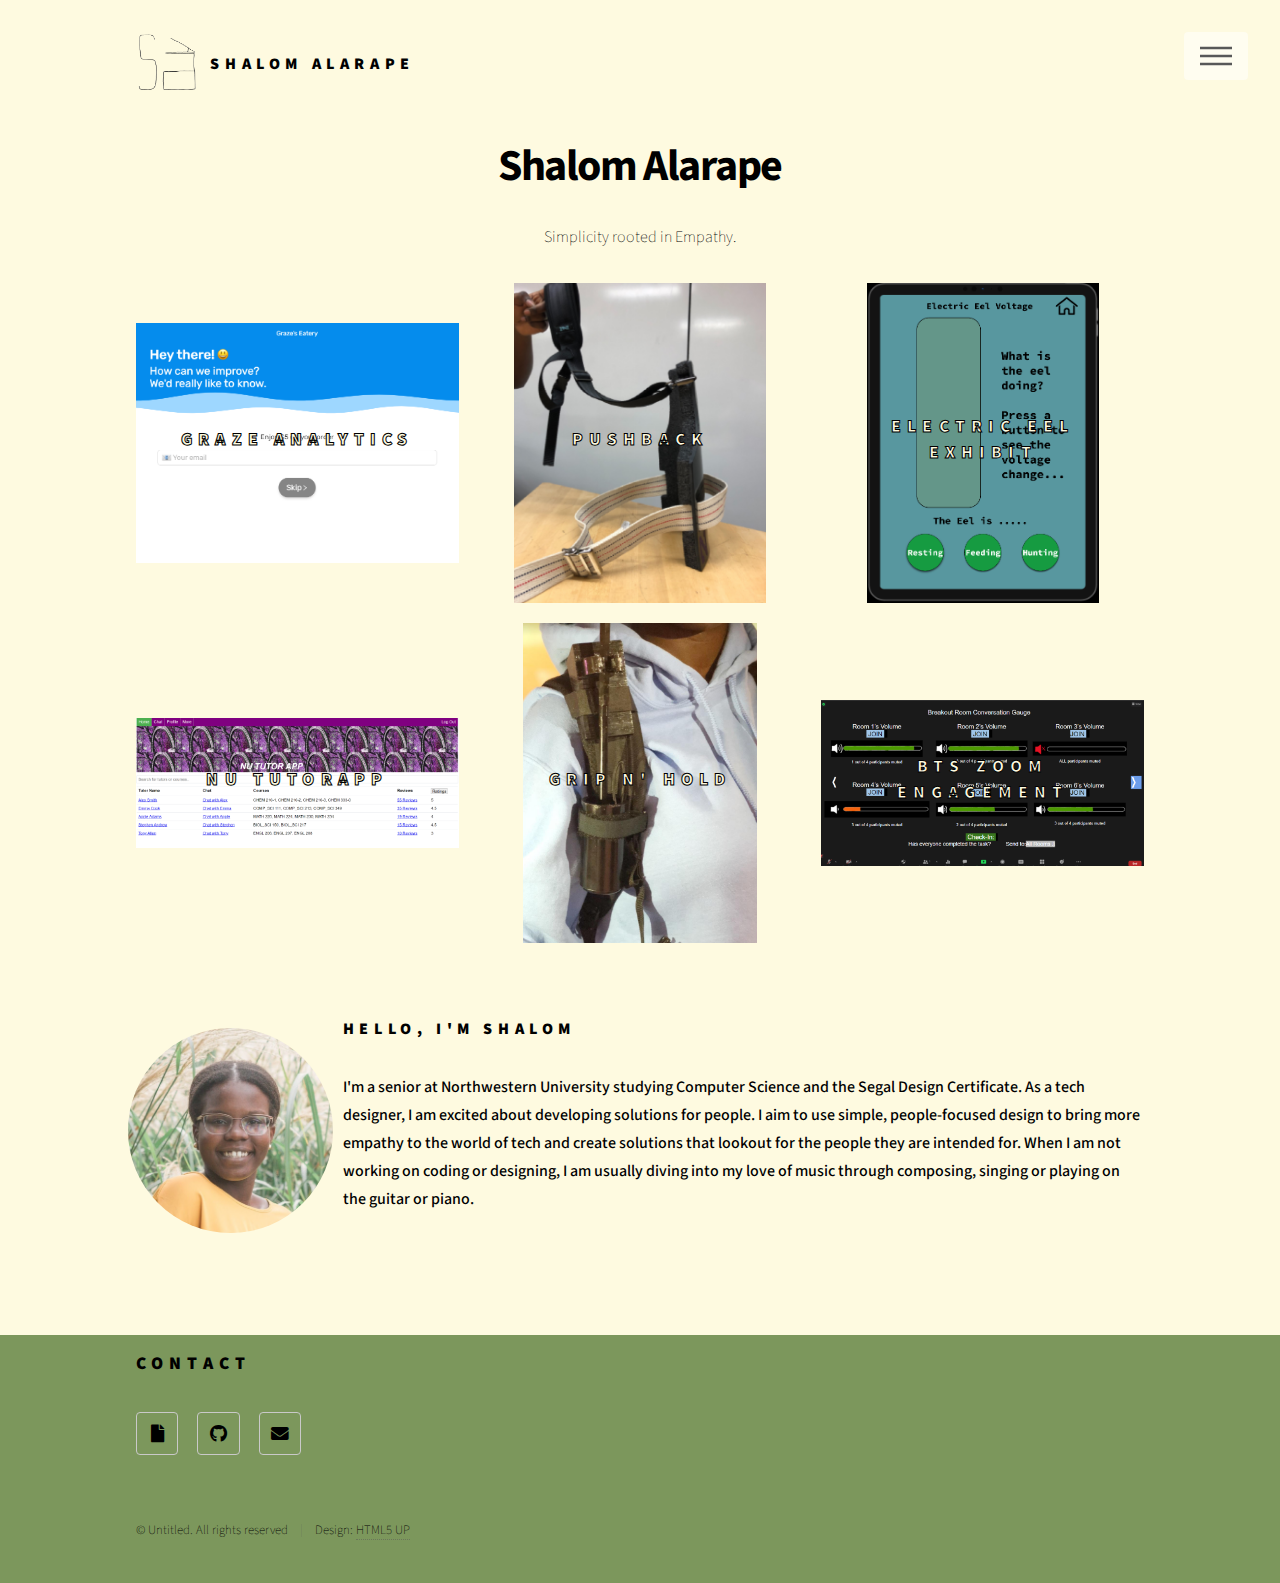
<file: index.html>
<!DOCTYPE HTML>
<!--
	Phantom by HTML5 UP
	html5up.net | @ajlkn
	Free for personal and commercial use under the CCA 3.0 license (html5up.net/license)
-->
<html>
	<head>
		<title>Shalom Alarape Portfolio</title>
		<meta charset="utf-8" />
		<meta name="viewport" content="width=device-width, initial-scale=1, user-scalable=no" />
		<link href="https://fonts.googleapis.com/css2?family=Libre+Baskerville&display=swap" rel="stylesheet">
		<link rel="stylesheet" href="assets/css/main.css" />
		<noscript><link rel="stylesheet" href="assets/css/noscript.css" /></noscript>
	</head>
	<body class="is-preload">
		<!-- Wrapper -->
			<div id="wrapper">

				<!-- Header -->
					<header id="header">
						<div class="inner">

							<!-- Logo -->
								<a href="index.html" class="logo">
									<span class="symbol"><img src="images/new-logo.png" alt="" /></span><span class="title">Shalom Alarape</span>
								</a>

							<!-- Nav -->
								<nav>
									<ul>
										<li><a href="#menu">Menu</a></li>
									</ul>
								</nav>

						</div>
					</header>

				<!-- Menu -->
					<nav id="menu">
						<h2>Menu</h2>
						<ul>
							<li><a href="index.html">Home</a></li>
							<li><a href="index.html#projects">
								Projects
								<ul class="projects">
									<li><a href="graze_analytics.html">Graze Analytics</a></li>
									<li><a href="Electric_eel_exhibit.html">Electric Eel</a></li>
									<li><a href="tutor-app.html">NU Tutor App</a></li>
									<li><a href="pushback.html">PushBack</a></li>
									<li><a href="gripnhold.html">Grip N' Hold</a></li>
									<li><a href="BTS-Zoom.html">BTS Zoom</a></li>
								</ul>
							</a></li>
							<li><a href="index.html#about-me">About Me</a></li>
						</ul>
					</nav>

				<!-- Main -->
					<div id="main">
						<div class="inner">
							<header>
								<h1>Shalom Alarape</h1>
								<p>Simplicity rooted in Empathy.</p>
							</header>
							<section class="tiles" id="projects">
								<article class="style1">
									<span class="image">
										<img src="images/GA_main.PNG" alt="" />
									</span>
									<a href="graze_analytics.html">
										<h2>Graze Analytics</h2>
										<div class="content">
											<p>Software: Figma</p>
											<p>Skill: Rapid Prototyping</p>
										</div>
									</a>
								</article>
								<article class="style2">
									<span class="image">
										<img src="images/PB.PNG" alt="" />
									</span>
									<a href="pushback.html">
										<h2>PushBack</h2>
										<div class="content">
											<p>Software: CAD</p>
											<p>Skill: Material Analysis and Selection</p>
										</div>
									</a>
								</article>
								<article class="style3">
									<span class="image">
										<img src="images/EEL-App.PNG" alt="" />
									</span>
									<a href="Electric_eel_exhibit.html">
										<h2>Electric Eel Exhibit</h2>
										<div class="content">
											<p>Software: Figma</p>
											<p>Skill: Cicuit Work</p>
										</div>
									</a>
								</article>
								<article class="style4">
									<span class="image">
										<img src="images/tutor-app-main.PNG" alt="" />
									</span>
									<a href="tutor-app.html">
										<h2>NU TutorApp</h2>
										<div class="content">
											<p>Software: HTML/CSS/Javascript</p>
											<p>Skill: Paper Prototyping</p>
										</div>
									</a>
								</article>
								<article class="style5">
									<span class="image">
										<img src="images/gripnhold-main.PNG" alt="" />
									</span>
									<a href="gripnhold.html">
										<h2>Grip n' Hold</h2>
										<div class="content">
											<p>Software: None</p>
											<p>Skill: Machinery</p>
										</div>
									</a>
								</article>
								<article class="style6">
									<span class="image">
										<img src="images/BTS-main.PNG" alt="" />
									</span>
									<a href="BTS-Zoom.html">
										<h2>BTS Zoom Engagement</h2>
										<div class="content">
											<p>Software: PowerPoint</p>
											<p>Skill: Rapid Prototyping</p>
										</div>
									</a>
								</article>
							</section>
						</div>
						<div class="about-me" id="about-me">
							<img src="images/Alarape_Shalom.jpg" alt="Shalom's Headshoot"/>
							<div class="am-text">
								<h3>Hello, I'm Shalom</h3>
								<p>I'm a senior at Northwestern University studying Computer Science and the Segal Design Certificate. As a tech designer, I am excited about developing solutions for people. I aim to use simple, people-focused design to bring more empathy to the world of tech and create solutions that lookout for the people they are intended for. When I am not working on coding or designing, I am usually diving into my love of music through composing, singing or playing on the guitar or piano.</p>
							</div>
						</div>
					</div>

				<!-- Footer -->
				<footer id="footer">
					<div class="inner">
						<section>
							<h2>Contact</h2>
							<ul class="icons">
								<li><a href="Resume.pdf" download = "Shalom Alarape - Resume" target="_blank" class="icon solid style2 fa-file"><span class="label">Resume</span></a></li> 
								<li><a target="_blank" rel="noopener noreferrer" href="https://github.com/shalom-a" class="icon brands style2 fa-github"><span class="label">GitHub</span></a></li>
								<li><a href="mailto:shalomalarape2022@u.northwestern.edu" class="icon solid style2 fa-envelope"><span class="label">Email</span></a></li>
							</ul>
						</section>
						<ul class="copyright">
							<li>&copy; Untitled. All rights reserved</li><li>Design: <a href="http://html5up.net">HTML5 UP</a></li>
						</ul>
					</div>
				</footer>

			</div>

		<!-- Scripts -->
			<script src="assets/js/jquery.min.js"></script>
			<script src="assets/js/browser.min.js"></script>
			<script src="assets/js/breakpoints.min.js"></script>
			<script src="assets/js/util.js"></script>
			<script src="assets/js/main.js"></script>

	</body>
</html>
</file>
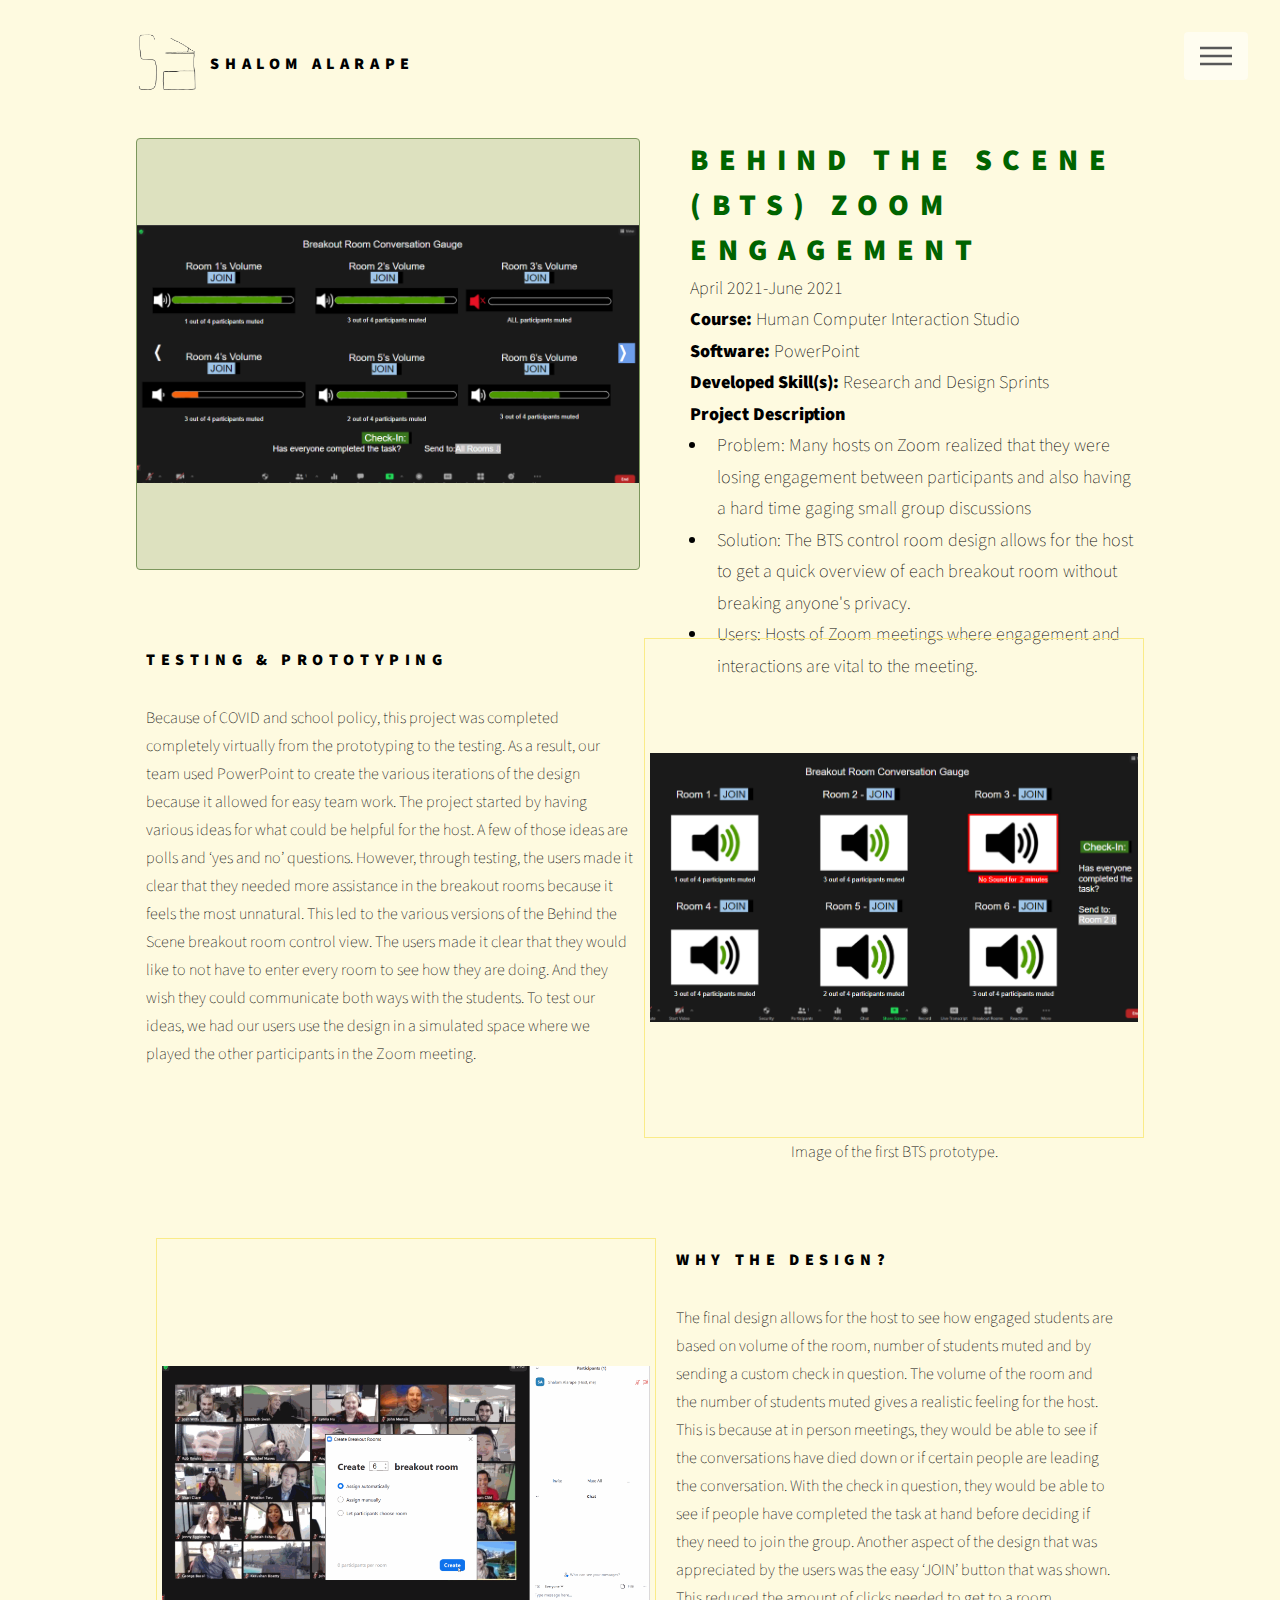
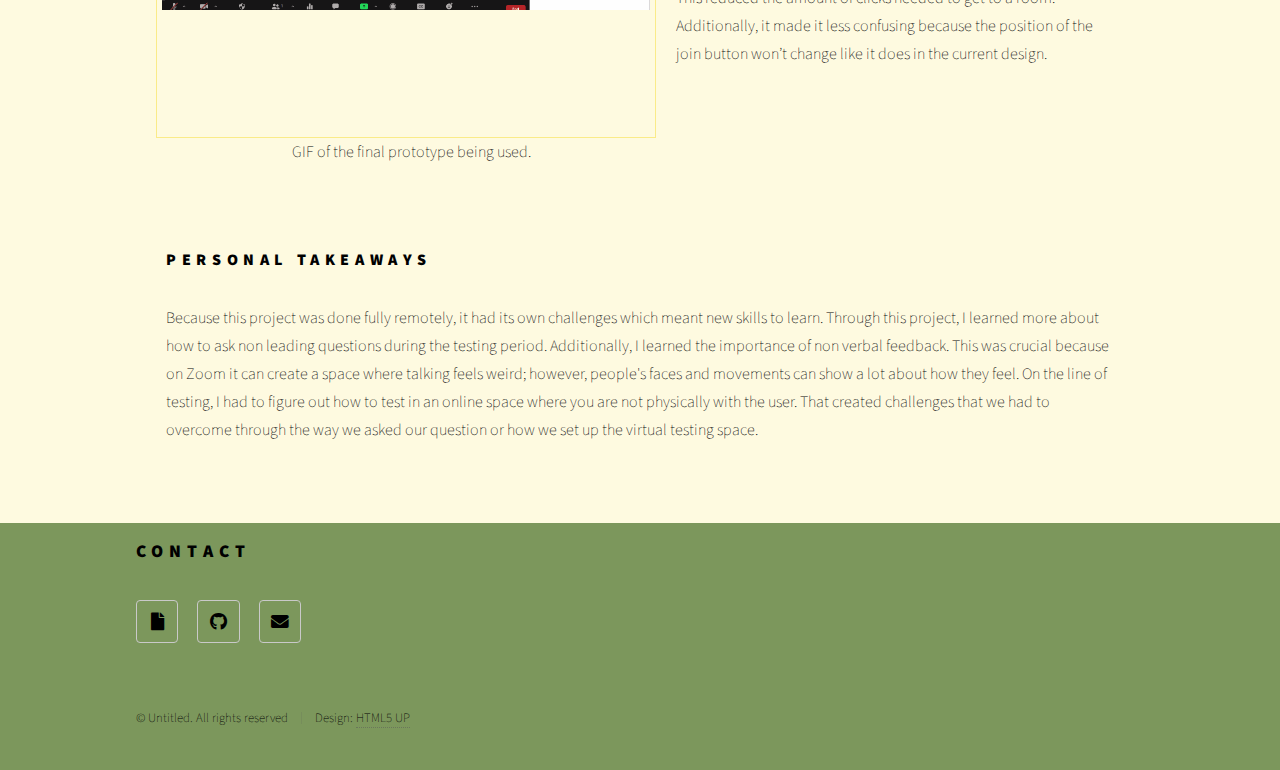
<file: BTS-Zoom.html>
<!DOCTYPE HTML>
<!--
	Phantom by HTML5 UP
	html5up.net | @ajlkn
	Free for personal and commercial use under the CCA 3.0 license (html5up.net/license)
-->
<html>
	<head>
		<title>BTS Engagement</title>
		<meta charset="utf-8" />
		<meta name="viewport" content="width=device-width, initial-scale=1, user-scalable=no" />
		<link href="https://fonts.googleapis.com/css2?family=Libre+Baskerville&display=swap" rel="stylesheet">
		<link rel="stylesheet" href="assets/css/main.css" />
		<noscript><link rel="stylesheet" href="assets/css/noscript.css" /></noscript>
	</head>
	<body class="is-preload">
		<!-- Wrapper -->
			<div id="wrapper">

				<!-- Header -->
					<header id="header">
						<div class="inner">

							<!-- Logo -->
								<a href="index.html" class="logo">
									<span class="symbol"><img src="images/new-logo.png" alt="" /></span><span class="title">Shalom Alarape</span>
								</a>

							<!-- Nav -->
								<nav>
									<ul>
										<li><a href="#menu">Menu</a></li>
									</ul>
								</nav>

						</div>
					</header>

				<!-- Menu -->
				<nav id="menu">
					<h2>Menu</h2>
					<ul>
						<li><a href="index.html">Home</a></li>
						<li><a href="index.html#projects">
							Projects
							<ul class="projects">
								<li><a href="graze_analytics.html">Graze Analytics</a></li>
								<li><a href="Electric_eel_exhibit.html">Electric Eel</a></li>
								<li><a href="tutor-app.html">NU Tutor App</a></li>
								<li><a href="pushback.html">PushBack</a></li>
								<li><a href="gripnhold.html">Grip N' Hold</a></li>
								<li><a href="BTS-Zoom.html">BTS Zoom</a></li>
							</ul>
						</a></li>
						<li><a href="index.html#about-me">About Me</a></li>
					</ul>
				</nav>

				<!-- Main -->
					<div id="main">
						<div class="inner">
							<!-- <h1>Graze Analytics</h1> -->
							<div class="intro">
								<span class="image main">
									<img src="images/BTS-main.PNG" alt="" />
								</span>
								<div class="quickinfo">
									<h2 id="EE">Behind the Scene (BTS) Zoom Engagement</h2>
									<span>April 2021-June 2021</span>
									<span><strong>Course: </strong> Human Computer Interaction Studio</span>
									<span><strong>Software:</strong> PowerPoint </span>
									<span><strong>Developed Skill(s):</strong> Research and Design Sprints </span>
									<div class="pro_details">
										<span><strong>Project Description</strong></span>
										<ul>
											<li>Problem: Many hosts on Zoom realized that they were losing engagement between participants and also having a hard time gaging small group discussions</li>
											<li>Solution: The BTS control room design allows for the host to get a quick overview of each breakout room without breaking anyone's privacy.</li>
											<li>Users: Hosts of Zoom meetings where engagement and interactions are vital to the meeting.</li>
										</ul>
									</div>									
								</div>
							</div>
							<div class="middle">
								<div class="img-caption">
									<img id="special"  src="images/BTS-prototype.PNG" alt="" />
									<p>Image of the first BTS prototype. </p>
								</div>
								<div class="middle-text">
									<h3>Testing & Prototyping</h3>
									<p>Because of COVID and school policy, this project was completed completely virtually from the prototyping to the testing. As a result, our team used PowerPoint to create the various iterations of the design because it allowed for easy team work. The project started by having various ideas for what could be helpful for the host. A few of those ideas are polls and ‘yes and no’ questions. However, through testing, the users made it clear that they needed more assistance in the breakout rooms because it feels the most unnatural. This led to the various versions of the Behind the Scene breakout room control view. The users made it clear that they would like to not have to enter every room to see how they are doing. And they wish they could communicate both ways with the students. To test our ideas, we had our users use the design in a simulated space where we played the other participants in the Zoom meeting.  </p>
								</div>
							</div>
							<div class="final">
								<div class="img-caption">
									<img id="special"  src="images/BTS-demo.gif" alt="" />
									<p>GIF of the final prototype being used.</p>
								</div>
								<div class="final-text">
									<h3>Why the Design?</h3>
									<p>The final design allows for the host to see how engaged students are based on volume of the room, number of students muted and by sending a custom check in question. The volume of the room and the number of students muted gives a realistic feeling for the host. This is because at in person meetings, they would be able to see if the conversations have died down or if certain people are leading the conversation. With the check in question, they would be able to see if people have completed the task at hand before deciding if they need to join the group. Another aspect of the design that was appreciated by the users was the easy ‘JOIN’ button that was shown. This reduced the amount of clicks needed to get to a room. Additionally, it made it less confusing because the position of the join button won’t change like it does in the current design. </p>
								</div>
							</div>
							<div class="final">
								<div class="final-text">
									<h3>Personal Takeaways</h3>
									<p>Because this project was done fully remotely, it had its own challenges which meant new skills to learn. Through this project, I learned more about how to ask non leading questions during the testing period. Additionally, I learned the importance of non verbal feedback. This was crucial because on Zoom it can create a space where talking feels weird; however, people's faces and movements can show a lot about how they feel. On the line of testing, I had to figure out how to test in an online space where you are not physically with the user. That created challenges that we had to overcome through the way we asked our question or how we set up the virtual testing space. </p>
								</div>
							</div>
							
						</div>
					</div>

				<!-- Footer -->
					<footer id="footer">
						<div class="inner">
							<section>
								<h2>Contact</h2>
								<ul class="icons">
									<li><a href="Resume.pdf" download = "Shalom Alarape - Resume" target="_blank" class="icon solid style2 fa-file"><span class="label">Resume</span></a></li>  
									<li><a target="_blank" rel="noopener noreferrer" href="https://github.com/shalom-a" class="icon brands style2 fa-github"><span class="label">GitHub</span></a></li>
									<li><a href="mailto:shalomalarape2022@u.northwestern.edu" class="icon solid style2 fa-envelope"><span class="label">Email</span></a></li>
								</ul>
							</section>
							<ul class="copyright">
								<li>&copy; Untitled. All rights reserved</li><li>Design: <a href="http://html5up.net">HTML5 UP</a></li>
							</ul>
						</div>
					</footer>

			</div>

		<!-- Scripts -->
			<script src="assets/js/jquery.min.js"></script>
			<script src="assets/js/browser.min.js"></script>
			<script src="assets/js/breakpoints.min.js"></script>
			<script src="assets/js/util.js"></script>
			<script src="assets/js/main.js"></script>

	</body>
</html>
</file>
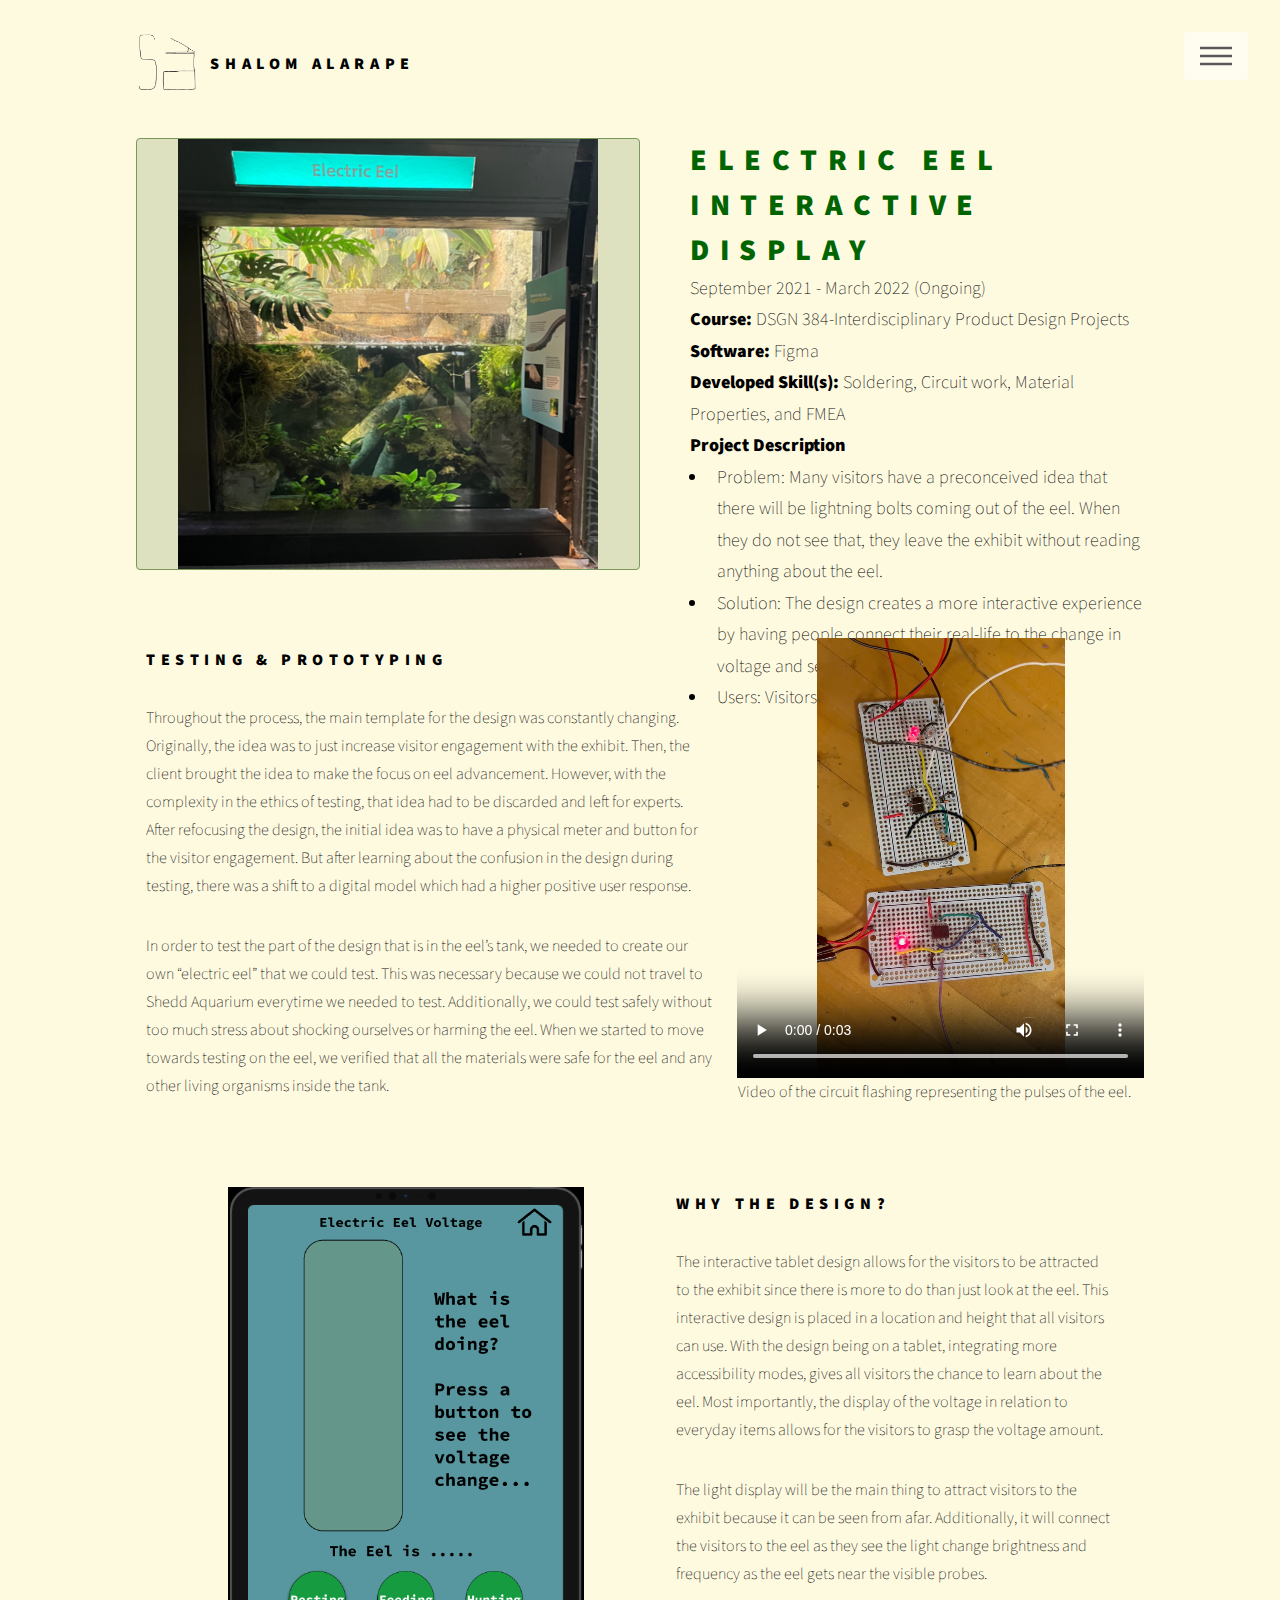
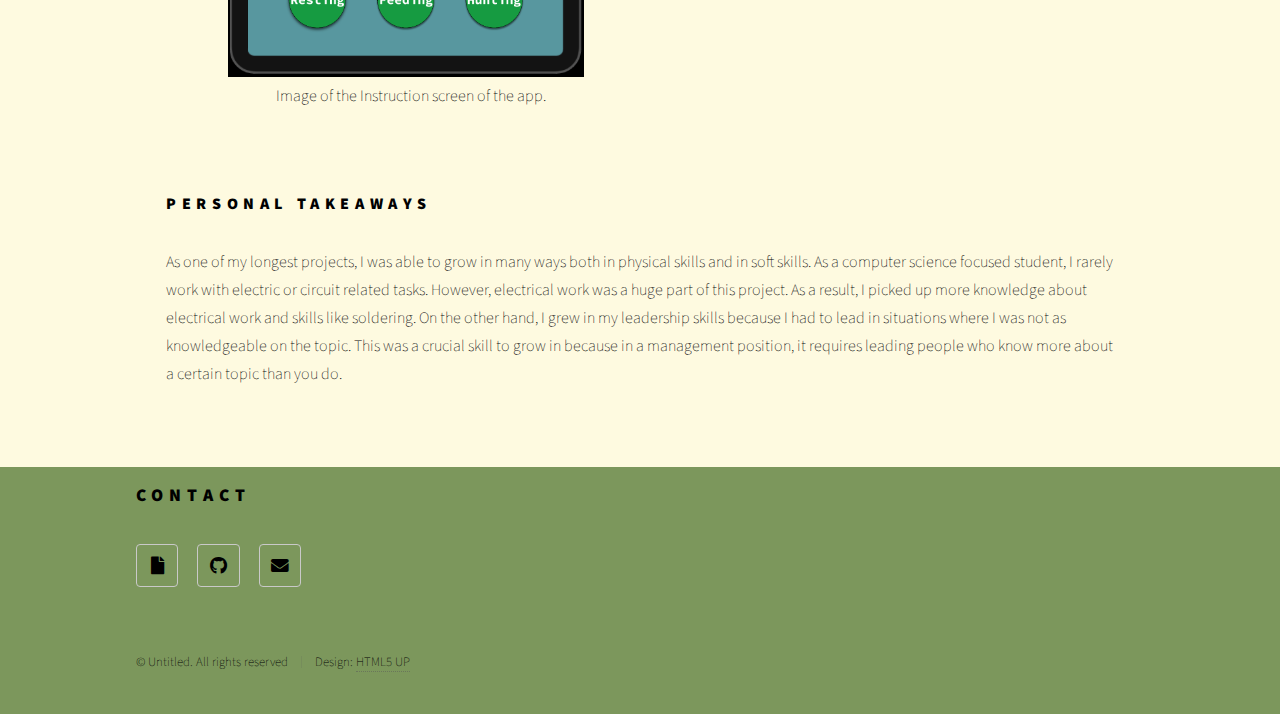
<file: Electric_eel_exhibit.html>
<!DOCTYPE HTML>
<!--
	Phantom by HTML5 UP
	html5up.net | @ajlkn
	Free for personal and commercial use under the CCA 3.0 license (html5up.net/license)
-->
<html>
	<head>
		<title>Electric Eel Exhibit</title>
		<meta charset="utf-8" />
		<meta name="viewport" content="width=device-width, initial-scale=1, user-scalable=no" />
		<link href="https://fonts.googleapis.com/css2?family=Libre+Baskerville&display=swap" rel="stylesheet">
		<link rel="stylesheet" href="assets/css/main.css" />
		<noscript><link rel="stylesheet" href="assets/css/noscript.css" /></noscript>
	</head>
	<body class="is-preload">
		<!-- Wrapper -->
			<div id="wrapper">

				<!-- Header -->
					<header id="header">
						<div class="inner">

							<!-- Logo -->
								<a href="index.html" class="logo">
									<span class="symbol"><img src="images/new-logo.png" alt="" /></span><span class="title">Shalom Alarape</span>
								</a>

							<!-- Nav -->
								<nav>
									<ul>
										<li><a href="#menu">Menu</a></li>
									</ul>
								</nav>

						</div>
					</header>

				<!-- Menu -->
					<nav id="menu">
						<h2>Menu</h2>
						<ul>
							<li><a href="index.html">Home</a></li>
							<li><a href="index.html#projects">
								Projects
								<ul class="projects">
									<li><a href="graze_analytics.html">Graze Analytics</a></li>
									<li><a href="Electric_eel_exhibit.html">Electric Eel</a></li>
									<li><a href="tutor-app.html">NU Tutor App</a></li>
									<li><a href="pushback.html">PushBack</a></li>
									<li><a href="gripnhold.html">Grip N' Hold</a></li>
									<li><a href="BTS-Zoom.html">BTS Zoom</a></li>
								</ul>
							</a></li>
							<li><a href="index.html#about-me">About Me</a></li>
						</ul>
					</nav>

				<!-- Main -->
					<div id="main">
						<div class="inner">
							<!-- <h1>Graze Analytics</h1> -->
							<div class="intro">
								<span class="image main">
									<img src="images/EEL-exhibit.PNG" alt="" />
								</span>
								<div class="quickinfo">
									<h2 id="EE">Electric Eel Interactive Display</h2>
									<span>September 2021 - March 2022 (Ongoing)</span>
									<span><strong>Course: </strong> DSGN 384-Interdisciplinary Product Design Projects</span>
									<span><strong>Software:</strong> Figma </span>
									<span><strong>Developed Skill(s):</strong> Soldering, Circuit work, Material Properties, and FMEA</span>
									<div class="pro_details">
										<span><strong>Project Description</strong></span>
										<ul>
											<li>Problem: Many visitors have a preconceived idea that there will be lightning bolts coming out of the eel. When they do not see that, they leave the exhibit without reading anything about the eel. </li>
											<li>Solution: The design creates a more interactive experience by having people connect their real-life to the change in voltage and seeing the changes through lights</li>
											<li>Users: Visitors at Chicago Shedd Aquarium</li>
										</ul>
									</div>									
								</div>
							</div>
							<div class="middle">
								<div class="img-caption">
									<video controls="controls" width="420" height="440" name="Video Name">
										<source src="images/EEL-circuit.mov">
									  </video>
									<p>Video of the circuit flashing representing the pulses of the eel.</p>
								</div>
								
								<div class="middle-text">
									<h3>Testing & Prototyping</h3>
									<p>Throughout the process, the main template for the design was constantly changing. Originally, the idea was to just increase visitor engagement with the exhibit. Then, the client brought the idea to make the focus on eel advancement. However, with the complexity in the ethics of testing, that idea had to be discarded and left for experts. After refocusing the design, the initial idea was to have a physical meter and button for the visitor engagement. But after learning about the confusion in the design during testing, there was a shift to a digital model which had a higher positive user response. </p>
									<p>In order to test the part of the design that is in the eel’s tank, we needed to create our own “electric eel” that we could test. This was necessary because we could not travel to Shedd Aquarium everytime we needed to test. Additionally, we could test safely without too much stress about shocking ourselves or harming the eel. When we started to move towards testing on the eel, we verified that all the materials were safe for the eel and any other living organisms inside the tank. </p>
								</div>
							</div>
							<div class="final">
								<div class="img-caption">
									<img src="images/EEL-App.PNG" alt="" />
									<p>Image of the Instruction screen of the app.</p>
								</div>
								<div class="final-text">
									<h3>Why the Design?</h3>
									<p>The interactive tablet design allows for the visitors to be attracted to the exhibit since there is more to do than just look at the eel. This interactive design is placed in a location and height that all visitors can use. With the design being on a tablet, integrating more accessibility modes, gives all visitors the chance to learn about the eel. Most importantly, the display of the voltage in relation to everyday items allows for the visitors to grasp the voltage amount.  
									</p>
									<p>The light display will be the main thing to attract visitors to the exhibit because it can be seen from afar. Additionally, it will connect the visitors to the eel as they see the light change brightness and frequency as the eel gets near the visible probes.</p>
								</div>
							</div>
							<div class="final">
								<div class="final-text">
									<h3>Personal Takeaways</h3>
									<p>As one of my longest projects, I was able to grow in many ways both in physical skills and in soft skills. As a computer science focused student, I rarely work with electric or circuit related tasks. However, electrical work was a huge part of this project. As a result, I picked up more knowledge about electrical work and skills like soldering. On the other hand, I grew in my leadership skills because I had to lead in situations where I was not as knowledgeable on the topic. This was a crucial skill to grow in because in a management position, it requires leading people who know more about a certain topic than you do.</p>
								</div>
							</div>
							
						</div>
					</div>

				<!-- Footer -->
				<footer id="footer">
					<div class="inner">
						<section>
							<h2>Contact</h2>
							<ul class="icons">
								<li><a href="Resume.pdf" download = "Shalom Alarape - Resume" target="_blank" class="icon solid style2 fa-file"><span class="label">Resume</span></a></li> 
								<li><a target="_blank" rel="noopener noreferrer" href="https://github.com/shalom-a" class="icon brands style2 fa-github"><span class="label">GitHub</span></a></li>
								<li><a href="mailto:shalomalarape2022@u.northwestern.edu" class="icon solid style2 fa-envelope"><span class="label">Email</span></a></li>
							</ul>
						</section>
						<ul class="copyright">
							<li>&copy; Untitled. All rights reserved</li><li>Design: <a href="http://html5up.net">HTML5 UP</a></li>
						</ul>
					</div>
				</footer>

			</div>

		<!-- Scripts -->
			<script src="assets/js/jquery.min.js"></script>
			<script src="assets/js/browser.min.js"></script>
			<script src="assets/js/breakpoints.min.js"></script>
			<script src="assets/js/util.js"></script>
			<script src="assets/js/main.js"></script>

	</body>
</html>
</file>
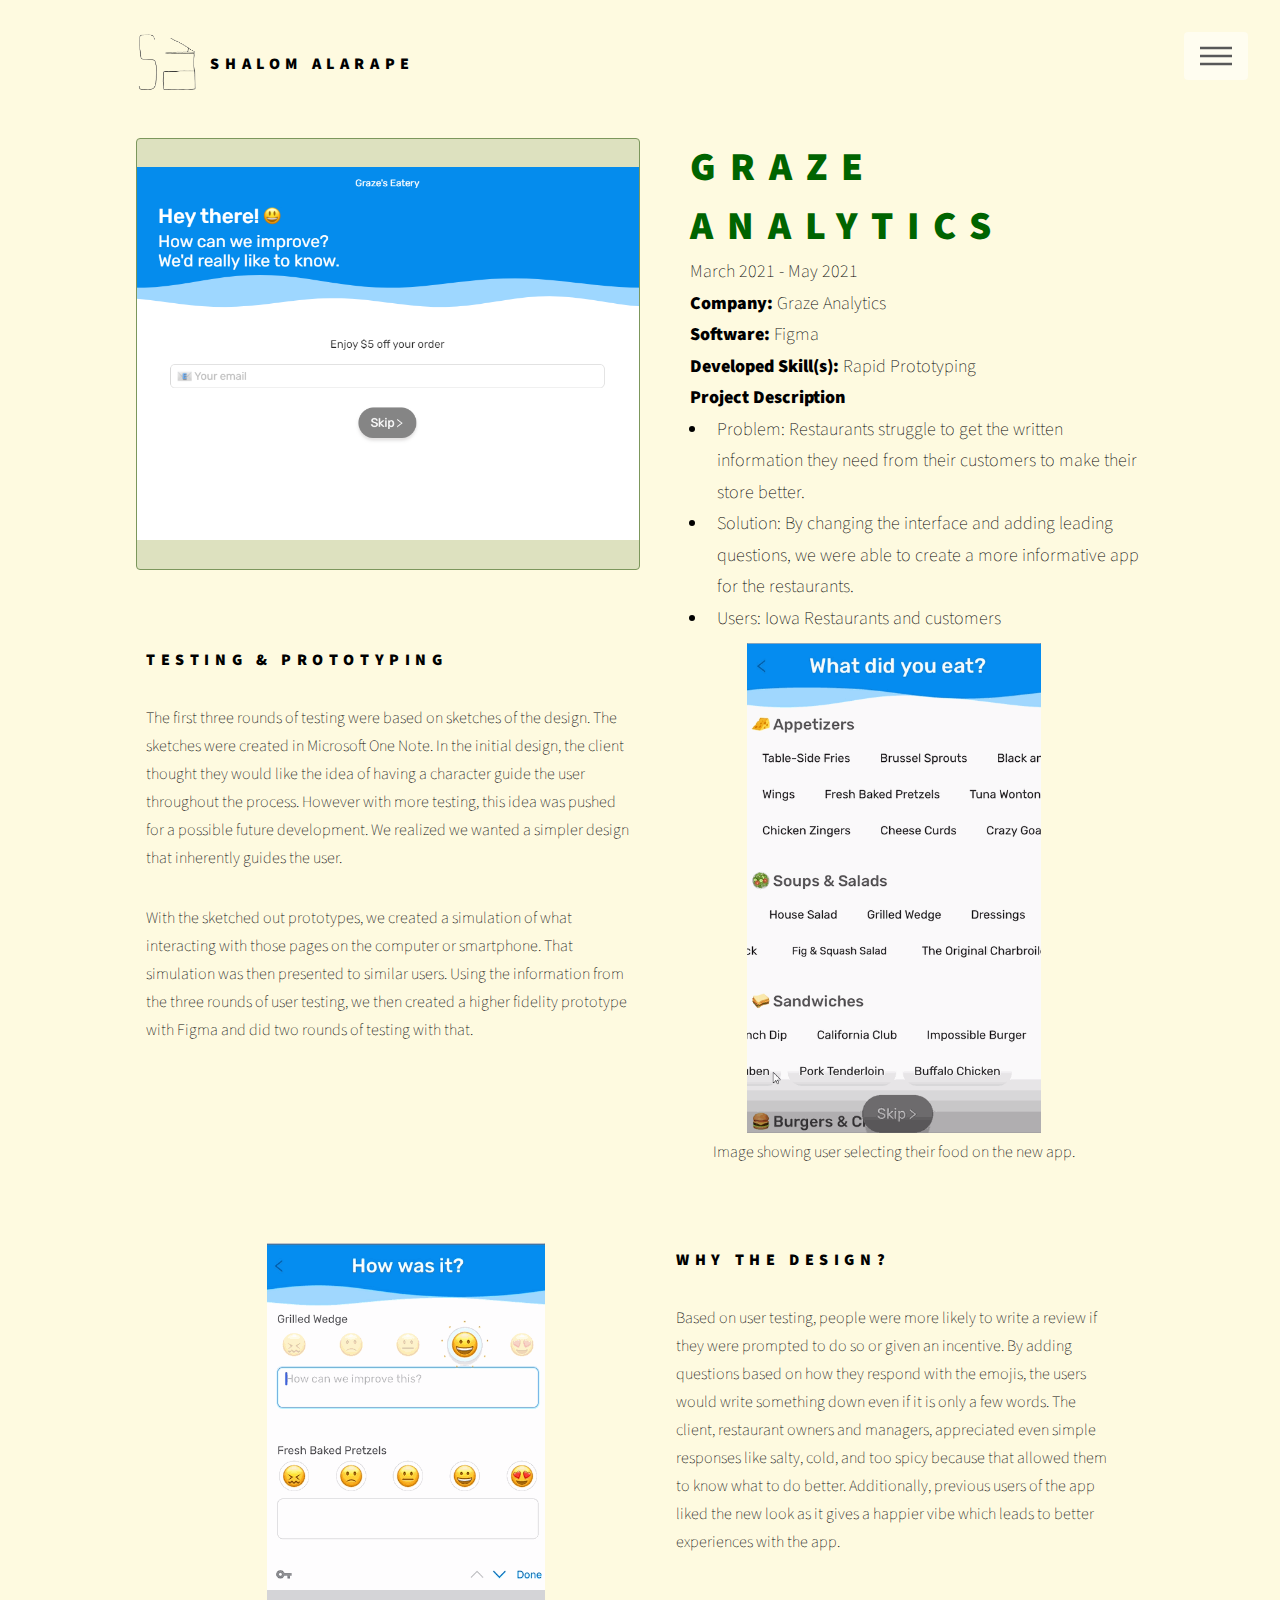
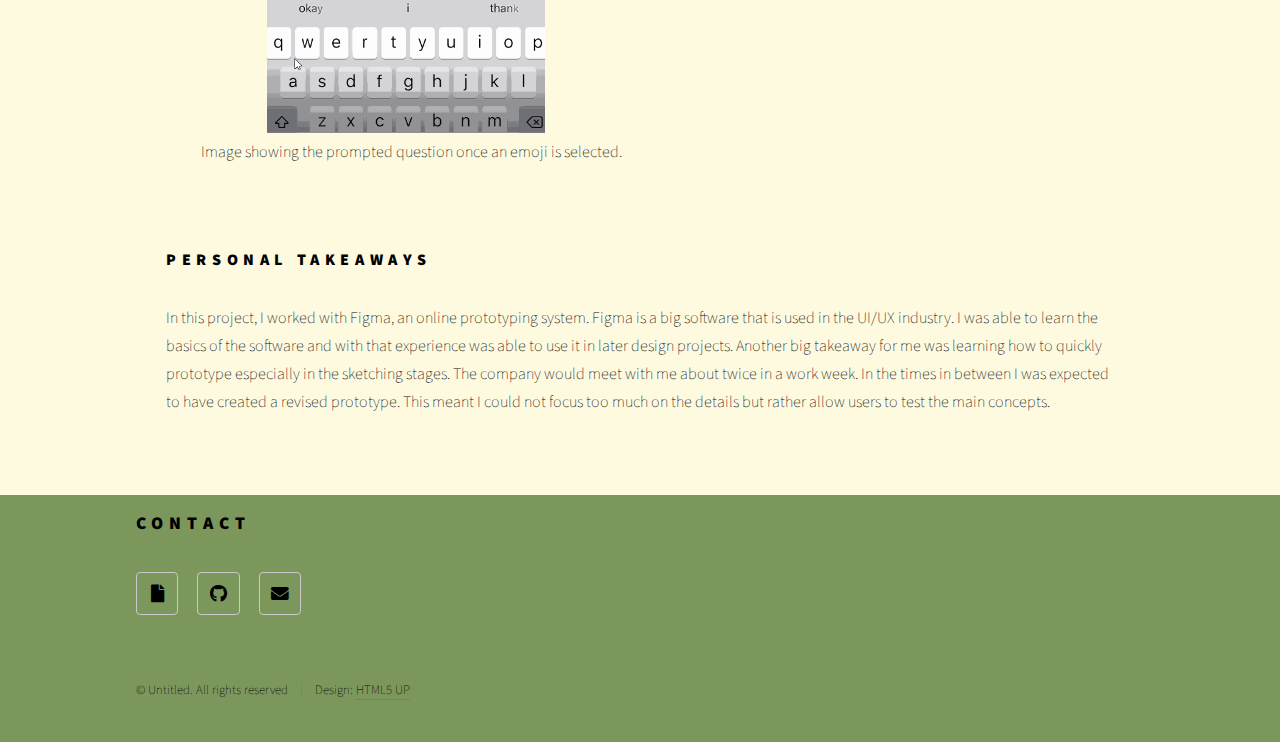
<file: graze_analytics.html>
<!DOCTYPE HTML>
<!--
	Phantom by HTML5 UP
	html5up.net | @ajlkn
	Free for personal and commercial use under the CCA 3.0 license (html5up.net/license)
-->
<html>
	<head>
		<title>Graze Analytics</title>
		<meta charset="utf-8" />
		<meta name="viewport" content="width=device-width, initial-scale=1, user-scalable=no" />
		<link href="https://fonts.googleapis.com/css2?family=Libre+Baskerville&display=swap" rel="stylesheet">
		<link rel="stylesheet" href="assets/css/main.css" />
		<noscript><link rel="stylesheet" href="assets/css/noscript.css" /></noscript>
	</head>
	<body class="is-preload">
		<!-- Wrapper -->
			<div id="wrapper">

				<!-- Header -->
					<header id="header">
						<div class="inner">

							<!-- Logo -->
								<a href="index.html" class="logo">
									<span class="symbol"><img src="images/new-logo.png" alt="" /></span><span class="title">Shalom Alarape</span>
								</a>

							<!-- Nav -->
								<nav>
									<ul>
										<li><a href="#menu">Menu</a></li>
									</ul>
								</nav>

						</div>
					</header>

				<!-- Menu -->
				<nav id="menu">
					<h2>Menu</h2>
					<ul>
						<li><a href="index.html">Home</a></li>
						<li><a href="index.html#projects">
							Projects
							<ul class="projects">
								<li><a href="graze_analytics.html">Graze Analytics</a></li>
								<li><a href="Electric_eel_exhibit.html">Electric Eel</a></li>
								<li><a href="tutor-app.html">NU Tutor App</a></li>
								<li><a href="pushback.html">PushBack</a></li>
								<li><a href="gripnhold.html">Grip N' Hold</a></li>
								<li><a href="BTS-Zoom.html">BTS Zoom</a></li>
							</ul>
						</a></li>
						<li><a href="index.html#about-me">About Me</a></li>
					</ul>
				</nav>

				<!-- Main -->
					<div id="main">
						<div class="inner">
							<!-- <h1>Graze Analytics</h1> -->
							<div class="intro">
								<span class="image main">
									<img src="images/GA_main.PNG" alt="" />
								</span>
								<div class="quickinfo">
									<h2>Graze Analytics</h2>
									<span>March 2021 - May 2021</span>
									<span><strong>Company: </strong> Graze Analytics</span>
									<span><strong>Software:</strong> Figma </span>
									<span><strong>Developed Skill(s):</strong> Rapid Prototyping</span>
									<div class="pro_details">
										<span><strong>Project Description</strong></span>
										<ul>
											<li>Problem: Restaurants struggle to get the written information they need from their customers to make their store better.</li>
											<li>Solution: By changing the interface and adding leading questions, we were able to create a more informative app for the restaurants.</li>
											<li>Users: Iowa Restaurants and customers</li>
										</ul>
									</div>
									
								</div>
							</div>
							<div class="middle">
								<div class="img-caption">
									<img src="images/comments.gif" alt="" />
									<p>Image showing user selecting their food on the new app. </p>
								</div>
								<div class="middle-text">
									<h3>Testing & Prototyping</h3>
									<p>The first three rounds of testing were based on sketches of the design. The sketches were created in Microsoft One Note. In the initial design, the client thought they would like the idea of having a character guide the user throughout the process. However with more testing, this idea was pushed for a possible future development. We realized we wanted a simpler design that inherently guides the user.</p>
									<p>With the sketched out prototypes, we created a simulation of what interacting with those pages on the computer or smartphone. That simulation was then presented to similar users. Using the information from the three rounds of user testing, we then created a higher fidelity prototype with Figma and did two rounds of testing with that.</p>
								</div>
							</div>
							<div class="final">
								<div class="img-caption">
									<img src="images/comments2.gif" alt="" />
									<p>Image showing the prompted question once an emoji is selected. </p>
								</div>
								
								<div class="final-text">
									<h3>Why the Design?</h3>
									<p>Based on user testing, people were more likely to write a review if they were prompted to do so or given an incentive. By adding questions based on how they respond with the emojis, the users would write something down even if it is only a few words. The client, restaurant owners and managers, appreciated even simple responses like salty, cold, and too spicy because that allowed them to know what to do better. Additionally, previous users of the app liked the new look as it gives a happier vibe which leads to better experiences with the app.</p>
								</div>
							</div>
							<div class="final">
								<div class="final-text">
									<h3>Personal Takeaways</h3>
									<p>In this project, I worked with Figma, an online prototyping system. Figma is a big software that is used in the UI/UX industry. I was able to learn the basics of the software and with that experience was able to use it in later design projects. Another big takeaway for me was learning how to quickly prototype especially in the sketching stages. The company would meet with me about twice in a work week. In the times in between I was expected to have created a revised prototype. This meant I could not focus too much on the details but rather allow users to test the main concepts.</p>
								</div>
							</div>
							
						</div>
					</div>

				<!-- Footer -->
				<footer id="footer">
					<div class="inner">
						<section>
							<h2>Contact</h2>
							<ul class="icons">
								<li><a href="Resume.pdf" download = "Shalom Alarape - Resume" target="_blank" class="icon solid style2 fa-file"><span class="label">Resume</span></a></li>  
								<li><a target="_blank" rel="noopener noreferrer" href="https://github.com/shalom-a" class="icon brands style2 fa-github"><span class="label">GitHub</span></a></li>
								<li><a href="mailto:shalomalarape2022@u.northwestern.edu" class="icon solid style2 fa-envelope"><span class="label">Email</span></a></li>
							</ul>
						</section>
						<ul class="copyright">
							<li>&copy; Untitled. All rights reserved</li><li>Design: <a href="http://html5up.net">HTML5 UP</a></li>
						</ul>
					</div>
				</footer>

			</div>

		<!-- Scripts -->
			<script src="assets/js/jquery.min.js"></script>
			<script src="assets/js/browser.min.js"></script>
			<script src="assets/js/breakpoints.min.js"></script>
			<script src="assets/js/util.js"></script>
			<script src="assets/js/main.js"></script>

	</body>
</html>
</file>
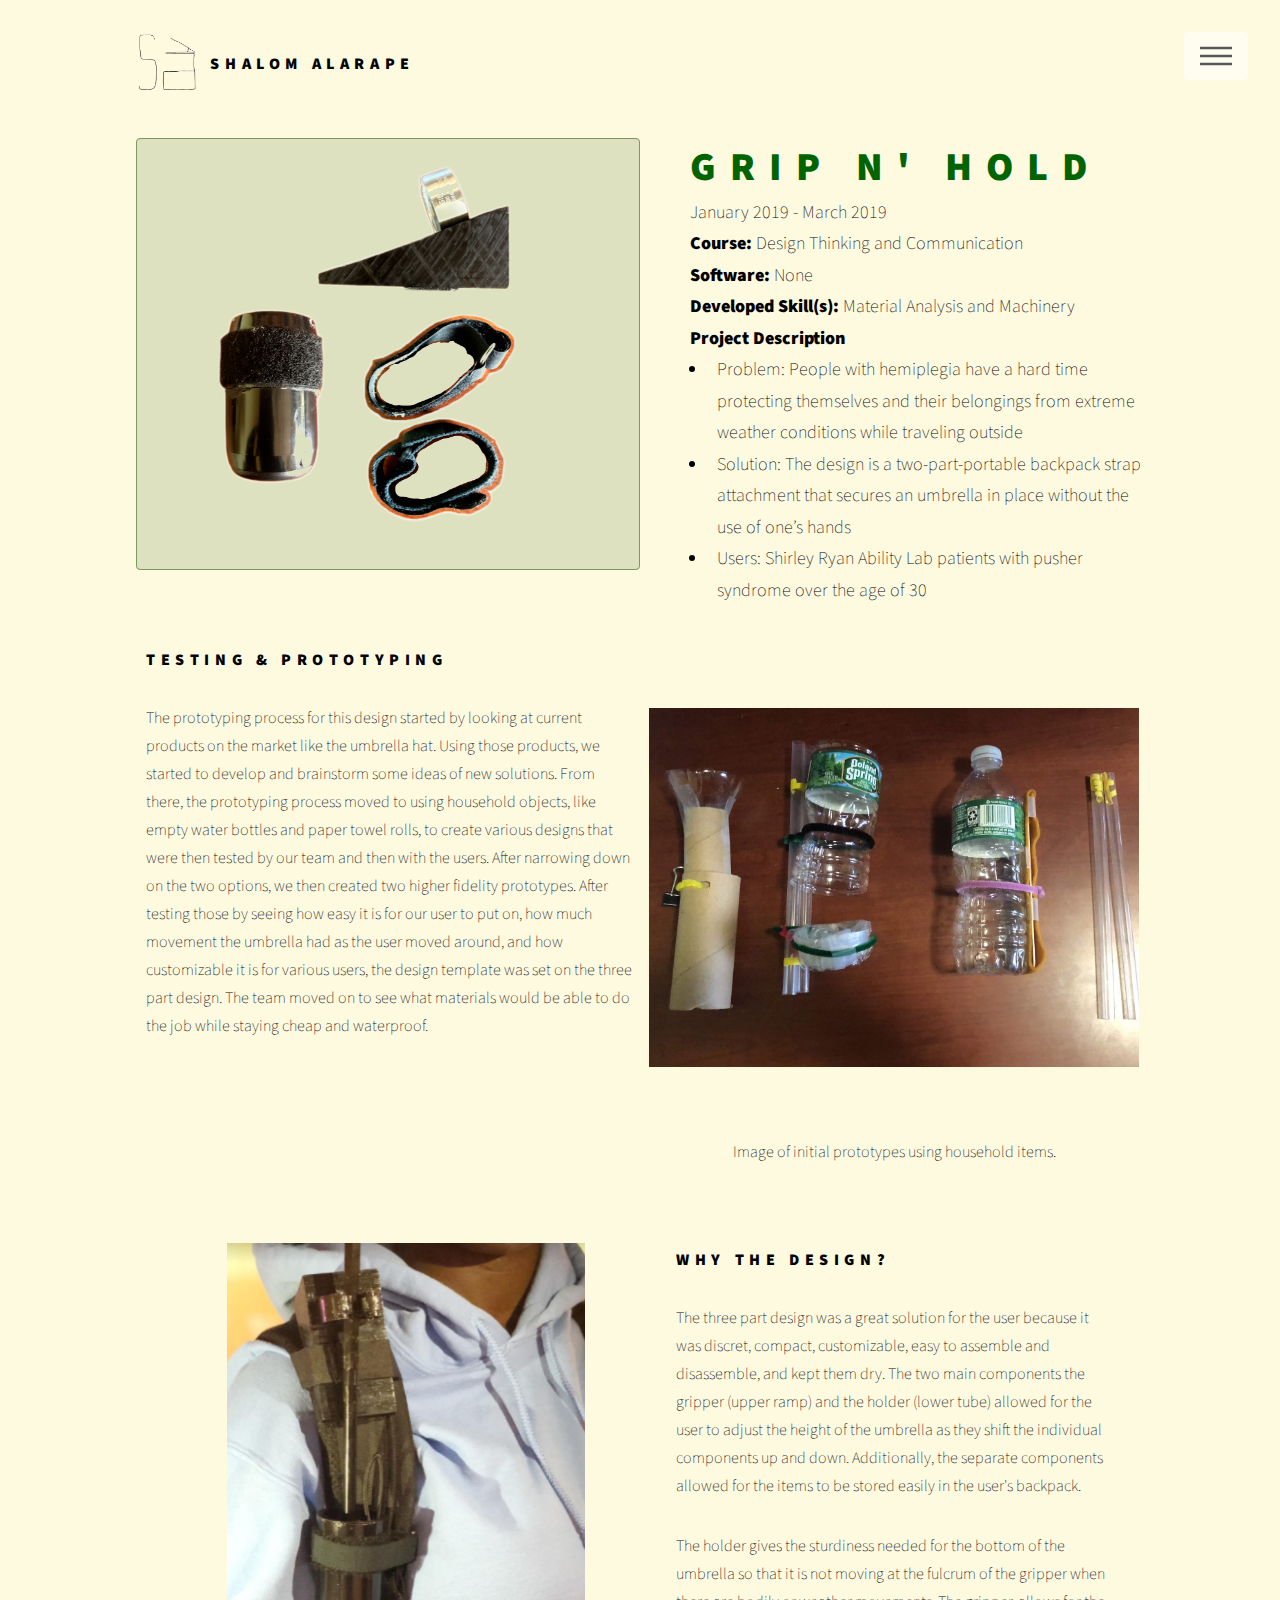
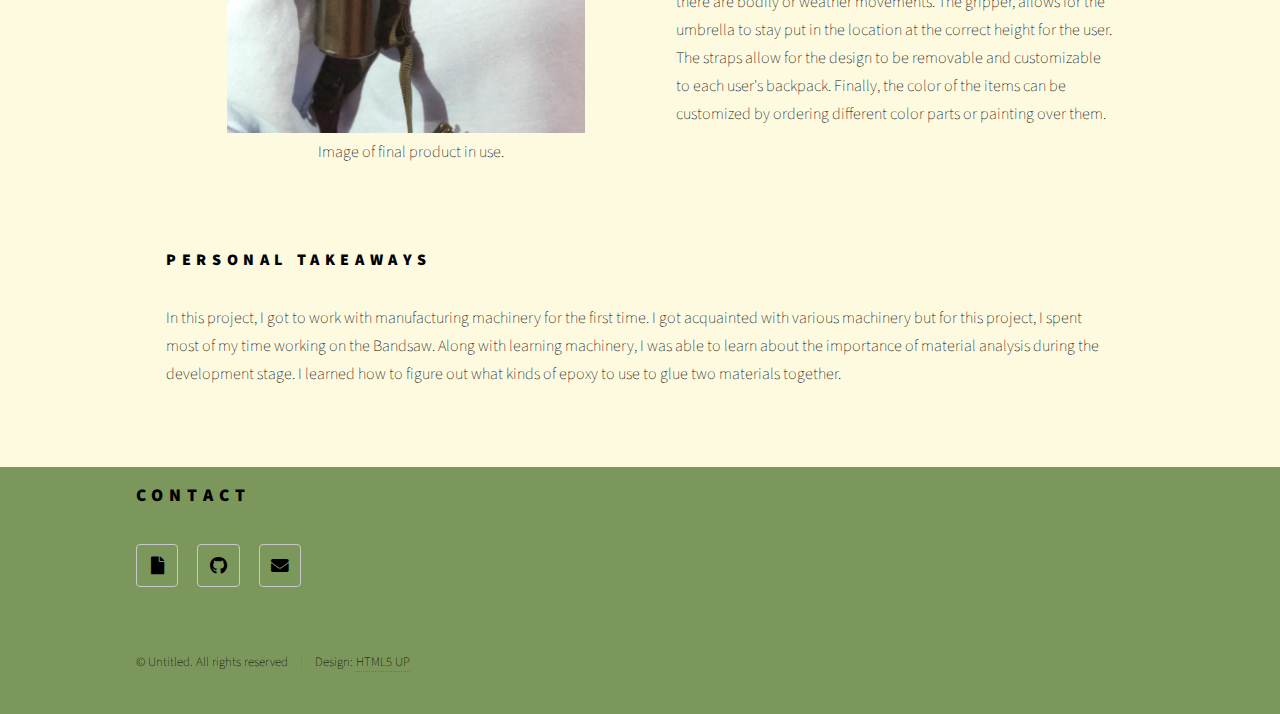
<file: gripnhold.html>
<!DOCTYPE HTML>
<!--
	Phantom by HTML5 UP
	html5up.net | @ajlkn
	Free for personal and commercial use under the CCA 3.0 license (html5up.net/license)
-->
<html>
	<head>
		<title>Grip N' Hold</title>
		<meta charset="utf-8" />
		<meta name="viewport" content="width=device-width, initial-scale=1, user-scalable=no" />
		<link href="https://fonts.googleapis.com/css2?family=Libre+Baskerville&display=swap" rel="stylesheet">
		<link rel="stylesheet" href="assets/css/main.css" />
		<noscript><link rel="stylesheet" href="assets/css/noscript.css" /></noscript>
	</head>
	<body class="is-preload">
		<!-- Wrapper -->
			<div id="wrapper">

				<!-- Header -->
					<header id="header">
						<div class="inner">

							<!-- Logo -->
								<a href="index.html" class="logo">
									<span class="symbol"><img src="images/new-logo.png" alt="" /></span><span class="title">Shalom Alarape</span>
								</a>

							<!-- Nav -->
								<nav>
									<ul>
										<li><a href="#menu">Menu</a></li>
									</ul>
								</nav>

						</div>
					</header>

				<!-- Menu -->
				<nav id="menu">
					<h2>Menu</h2>
					<ul>
						<li><a href="index.html">Home</a></li>
						<li><a href="index.html#projects">
							Projects
							<ul class="projects">
								<li><a href="graze_analytics.html">Graze Analytics</a></li>
								<li><a href="Electric_eel_exhibit.html">Electric Eel</a></li>
								<li><a href="tutor-app.html">NU Tutor App</a></li>
								<li><a href="pushback.html">PushBack</a></li>
								<li><a href="gripnhold.html">Grip N' Hold</a></li>
								<li><a href="BTS-Zoom.html">BTS Zoom</a></li>
							</ul>
						</a></li>
						<li><a href="index.html#about-me">About Me</a></li>
					</ul>
				</nav>

				<!-- Main -->
					<div id="main">
						<div class="inner">
							<!-- <h1>Graze Analytics</h1> -->
							<div class="intro">
								<span class="image main">
									<img src="images/gh-parts2.png" alt="" />
								</span>
								<div class="quickinfo">
									<h2>Grip N' Hold</h2>
									<span>January 2019 - March 2019</span>
									<span><strong>Course: </strong>Design Thinking and Communication</span>
									<span><strong>Software:</strong> None </span>
									<span><strong>Developed Skill(s):</strong> Material Analysis and Machinery</span>
									<div class="pro_details">
										<span><strong>Project Description</strong></span>
										<ul>
											<li>Problem: People with hemiplegia have a hard time protecting themselves and their belongings from extreme weather conditions while traveling outside</li>
											<li>Solution: The design is a two-part-portable backpack strap attachment that secures an umbrella in place without the use of one’s hands</li>
											<li>Users: Shirley Ryan Ability Lab patients with pusher syndrome over the age of 30</li>
										</ul>
									</div>									
								</div>
							</div>
							<div class="middle">
								<div class="img-caption">
									<img src="images/gripnhold-prototype.jpg" alt="" />
									<p>Image of initial prototypes using household items.</p>
								</div>
								<div class="middle-text">
									<h3>Testing & Prototyping</h3>
									<p>The prototyping process for this design started by looking at current products on the market like the umbrella hat. Using those products, we started to develop and brainstorm some ideas of new solutions. From there, the prototyping process moved to using household objects, like empty water bottles and paper towel rolls, to create various designs that were then tested by our team and then with the users. After narrowing down on the two options, we then created two higher fidelity prototypes. After testing those by seeing how easy it is for our user to put on, how much movement the umbrella had as the user moved around, and how customizable it is for various users, the design template was set on the three part design. The team moved on to see what materials would be able to do the job while staying cheap and waterproof. </p>
								</div>
							</div>
							<div class="final">
								<div class="img-caption">
									<img src="images/gripnhold-main.PNG" alt="" />
									<p>Image of final product in use.</p>
								</div>
								<div class="final-text">
									<h3>Why the Design?</h3>
									<p>The three part design was a great solution for the user because it was discret, compact, customizable, easy to assemble and disassemble, and kept them dry. The two main components the gripper (upper ramp) and the holder (lower tube) allowed for the user to adjust the height of the umbrella as they shift the individual components up and down. Additionally, the separate components allowed for the items to be stored easily in the user's backpack. </p>
									<p>
										The holder gives the sturdiness needed for the bottom of the umbrella so that it is not moving at the fulcrum of the gripper when there are bodily or weather movements. The gripper, allows for the umbrella to stay put in the location at the correct height for the user. The straps allow for the design to be removable and customizable to each user's backpack. Finally, the color of the items can be customized by ordering different color parts or painting over them.
									</p>
								</div>
							</div>
							<div class="final">
								<div class="final-text">
									<h3>Personal Takeaways</h3>
									<p>In this project, I got to work with manufacturing machinery for the first time. I got acquainted with various machinery but for this project, I spent most of my time working on the Bandsaw. Along with learning machinery, I was able to learn about the importance of material analysis during the development stage. I learned how to figure out what kinds of epoxy to use to glue two materials together.</p>
								</div>
							</div>
							
						</div>
					</div>

				<!-- Footer -->
				<footer id="footer">
					<div class="inner">
						<section>
							<h2>Contact</h2>
							<ul class="icons">
								<li><a href="Resume.pdf" download = "Shalom Alarape - Resume" target="_blank" class="icon solid style2 fa-file"><span class="label">Resume</span></a></li> 
								<li><a target="_blank" rel="noopener noreferrer" href="https://github.com/shalom-a" class="icon brands style2 fa-github"><span class="label">GitHub</span></a></li>
								<li><a href="mailto:shalomalarape2022@u.northwestern.edu" class="icon solid style2 fa-envelope"><span class="label">Email</span></a></li>
							</ul>
						</section>
						<ul class="copyright">
							<li>&copy; Untitled. All rights reserved</li><li>Design: <a href="http://html5up.net">HTML5 UP</a></li>
						</ul>
					</div>
				</footer>

			</div>

		<!-- Scripts -->
			<script src="assets/js/jquery.min.js"></script>
			<script src="assets/js/browser.min.js"></script>
			<script src="assets/js/breakpoints.min.js"></script>
			<script src="assets/js/util.js"></script>
			<script src="assets/js/main.js"></script>

	</body>
</html>
</file>
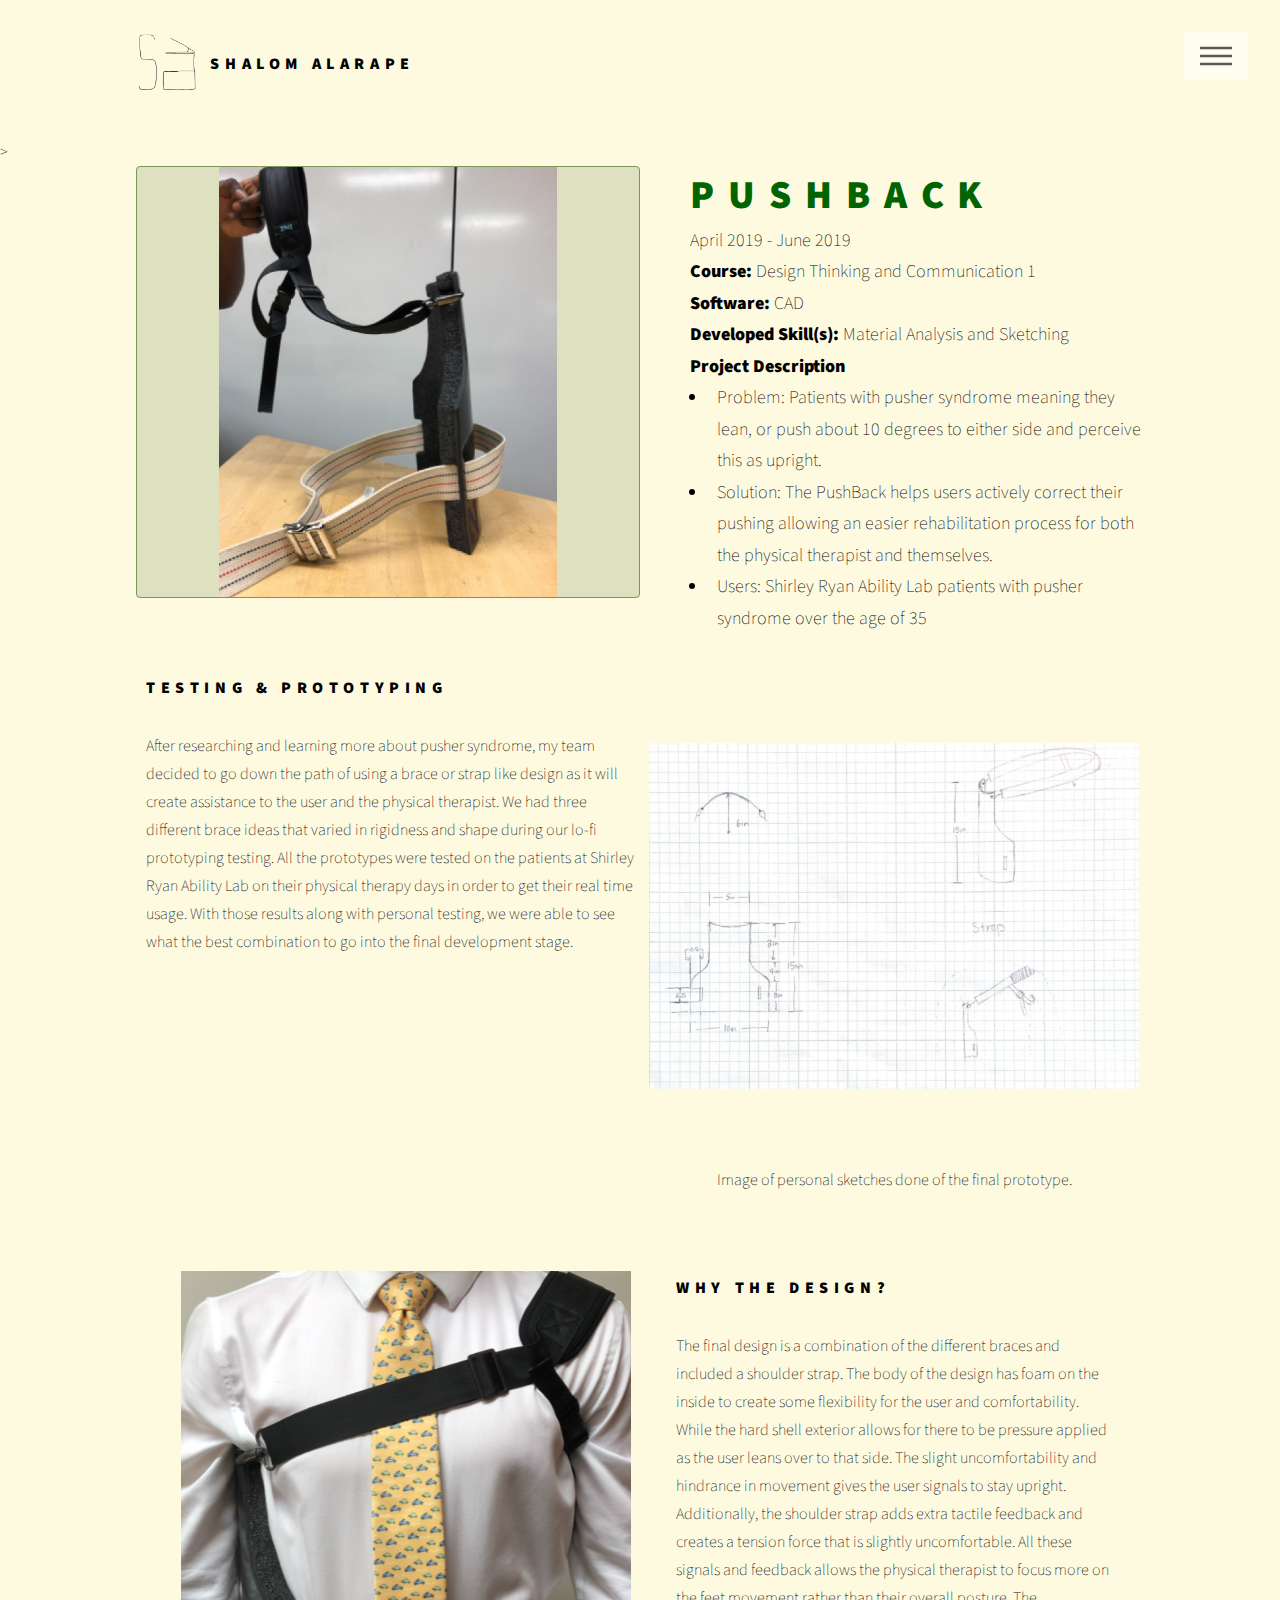
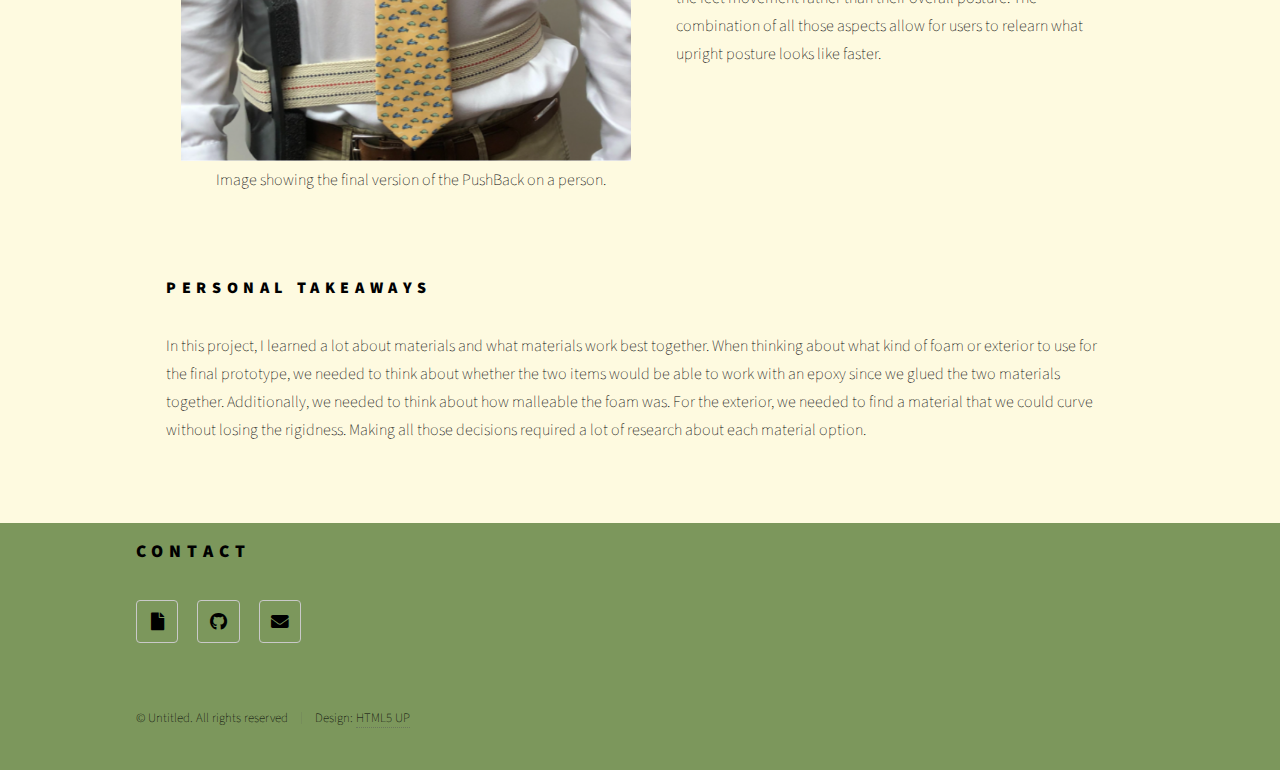
<file: pushback.html>
<!DOCTYPE HTML>
<!--
	Phantom by HTML5 UP
	html5up.net | @ajlkn
	Free for personal and commercial use under the CCA 3.0 license (html5up.net/license)
-->
<html>
	<head>
		<title>PushBack</title>
		<meta charset="utf-8" />
		<meta name="viewport" content="width=device-width, initial-scale=1, user-scalable=no" />
		<link href="https://fonts.googleapis.com/css2?family=Libre+Baskerville&display=swap" rel="stylesheet">
		<link rel="stylesheet" href="assets/css/main.css" />
		<noscript><link rel="stylesheet" href="assets/css/noscript.css" /></noscript>
	</head>
	<body class="is-preload">
		<!-- Wrapper -->
			<div id="wrapper">

				<!-- Header -->
					<header id="header">
						<div class="inner">

							<!-- Logo -->
								<a href="index.html" class="logo">
									<span class="symbol"><img src="images/new-logo.png" alt="" /></span><span class="title">Shalom Alarape</span>
								</a>

							<!-- Nav -->
								<nav>
									<ul>
										<li><a href="#menu">Menu</a></li>
									</ul>
								</nav>

						</div>
					</header>

				<!-- Menu -->
				<nav id="menu">
					<h2>Menu</h2>
					<ul>
						<li><a href="index.html">Home</a></li>
						<li><a href="index.html#projects">
							Projects
							<ul class="projects">
								<li><a href="graze_analytics.html">Graze Analytics</a></li>
								<li><a href="Electric_eel_exhibit.html">Electric Eel</a></li>
								<li><a href="tutor-app.html">NU Tutor App</a></li>
								<li><a href="pushback.html">PushBack</a></li>
								<li><a href="gripnhold.html">Grip N' Hold</a></li>
								<li><a href="BTS-Zoom.html">BTS Zoom</a></li>
							</ul>
						</a></li>
						<li><a href="index.html#about-me">About Me</a></li>
					</ul>
				</nav>>

				<!-- Main -->
					<div id="main">
						<div class="inner">
							<!-- <h1>Graze Analytics</h1> -->
							<div class="intro">
								<span class="image main">
									<img src="images/PB.PNG" alt="" />
								</span>
								<div class="quickinfo">
									<h2>PushBack</h2>
									<span>April 2019 - June 2019</span>
									<span><strong>Course: </strong> Design Thinking and Communication 1</span>
									<span><strong>Software:</strong> CAD </span>
									<span><strong>Developed Skill(s):</strong> Material Analysis and Sketching</span>
									<div class="pro_details">
										<span><strong>Project Description</strong></span>
										<ul>
											<li>Problem: Patients with pusher syndrome meaning they lean, or push about 10 degrees to either side and perceive this as upright.</li>
											<li>Solution: The PushBack helps users actively correct their pushing allowing an easier rehabilitation process for both the physical therapist and themselves.
											</li>
											<li>Users: Shirley Ryan Ability Lab patients with pusher syndrome over the age of 35</li>
										</ul>
									</div>
								</div>
							</div>
							<div class="middle">
								<div class="img-caption">
									<img src="images/PB-sketch.PNG" alt="" />
									<p>Image of personal sketches done of the final prototype.</p>
								</div>
								
								<div class="middle-text">
									<h3>Testing & Prototyping</h3>
									<p>After researching and learning more about pusher syndrome, my team decided to go down the path of using a brace or strap like design as it will create assistance to the user and the physical therapist. We had three different brace ideas that varied in rigidness and shape during our lo-fi prototyping testing. All the prototypes were tested on the patients at Shirley Ryan Ability Lab on their physical therapy days in order to get their real time usage. With those results along with personal testing, we were able to see what the best combination to go into the final development stage.</p>
								</div>
							</div>
							<div class="final">
								<div class="img-caption">
									<img src="images/PB-demo.PNG" alt="" />
									<p>Image showing the final version of the PushBack on a person. </p>
								</div>
								
								<div class="final-text">
									<h3>Why the Design?</h3>
									<p>The final design is a combination of the different braces and included a shoulder strap. The body of the design has foam on the inside to create some flexibility for the user and comfortability. While the hard shell exterior allows for there to be pressure applied as the user leans over to that side. The slight uncomfortability and hindrance in movement gives the user signals to stay upright. Additionally, the shoulder strap adds extra tactile feedback and creates a tension force that is slightly uncomfortable. All these signals and feedback allows the physical therapist to focus more on the feet movement rather than their overall posture. The combination of all those aspects allow for users to relearn what upright posture looks like faster. </p>
								</div>
							</div>
							<div class="final">
								<div class="final-text">
									<h3>Personal Takeaways</h3>
									<p>In this project, I learned a lot about materials and what materials work best together. When thinking about what kind of foam or exterior to use for the final prototype, we needed to think about whether the two items would be able to work with an epoxy since we glued the two materials together. Additionally, we needed to think about how malleable the foam was. For the exterior, we needed to find a material that we could curve without losing the rigidness. Making all those decisions required a lot of research about each material option. </p>
								</div>
							</div>
							
						</div>
					</div>

				<!-- Footer -->
				<footer id="footer">
					<div class="inner">
						<section>
							<h2>Contact</h2>
							<ul class="icons">
								<li><a href="Resume.pdf" download = "Shalom Alarape - Resume" target="_blank" class="icon solid style2 fa-file"><span class="label">Resume</span></a></li>  
								<li><a target="_blank" rel="noopener noreferrer" href="https://github.com/shalom-a" class="icon brands style2 fa-github"><span class="label">GitHub</span></a></li>
								<li><a href="mailto:shalomalarape2022@u.northwestern.edu" class="icon solid style2 fa-envelope"><span class="label">Email</span></a></li>
							</ul>
						</section>
						<ul class="copyright">
							<li>&copy; Untitled. All rights reserved</li><li>Design: <a href="http://html5up.net">HTML5 UP</a></li>
						</ul>
					</div>
				</footer>

			</div>

		<!-- Scripts -->
			<script src="assets/js/jquery.min.js"></script>
			<script src="assets/js/browser.min.js"></script>
			<script src="assets/js/breakpoints.min.js"></script>
			<script src="assets/js/util.js"></script>
			<script src="assets/js/main.js"></script>

	</body>
</html>
</file>
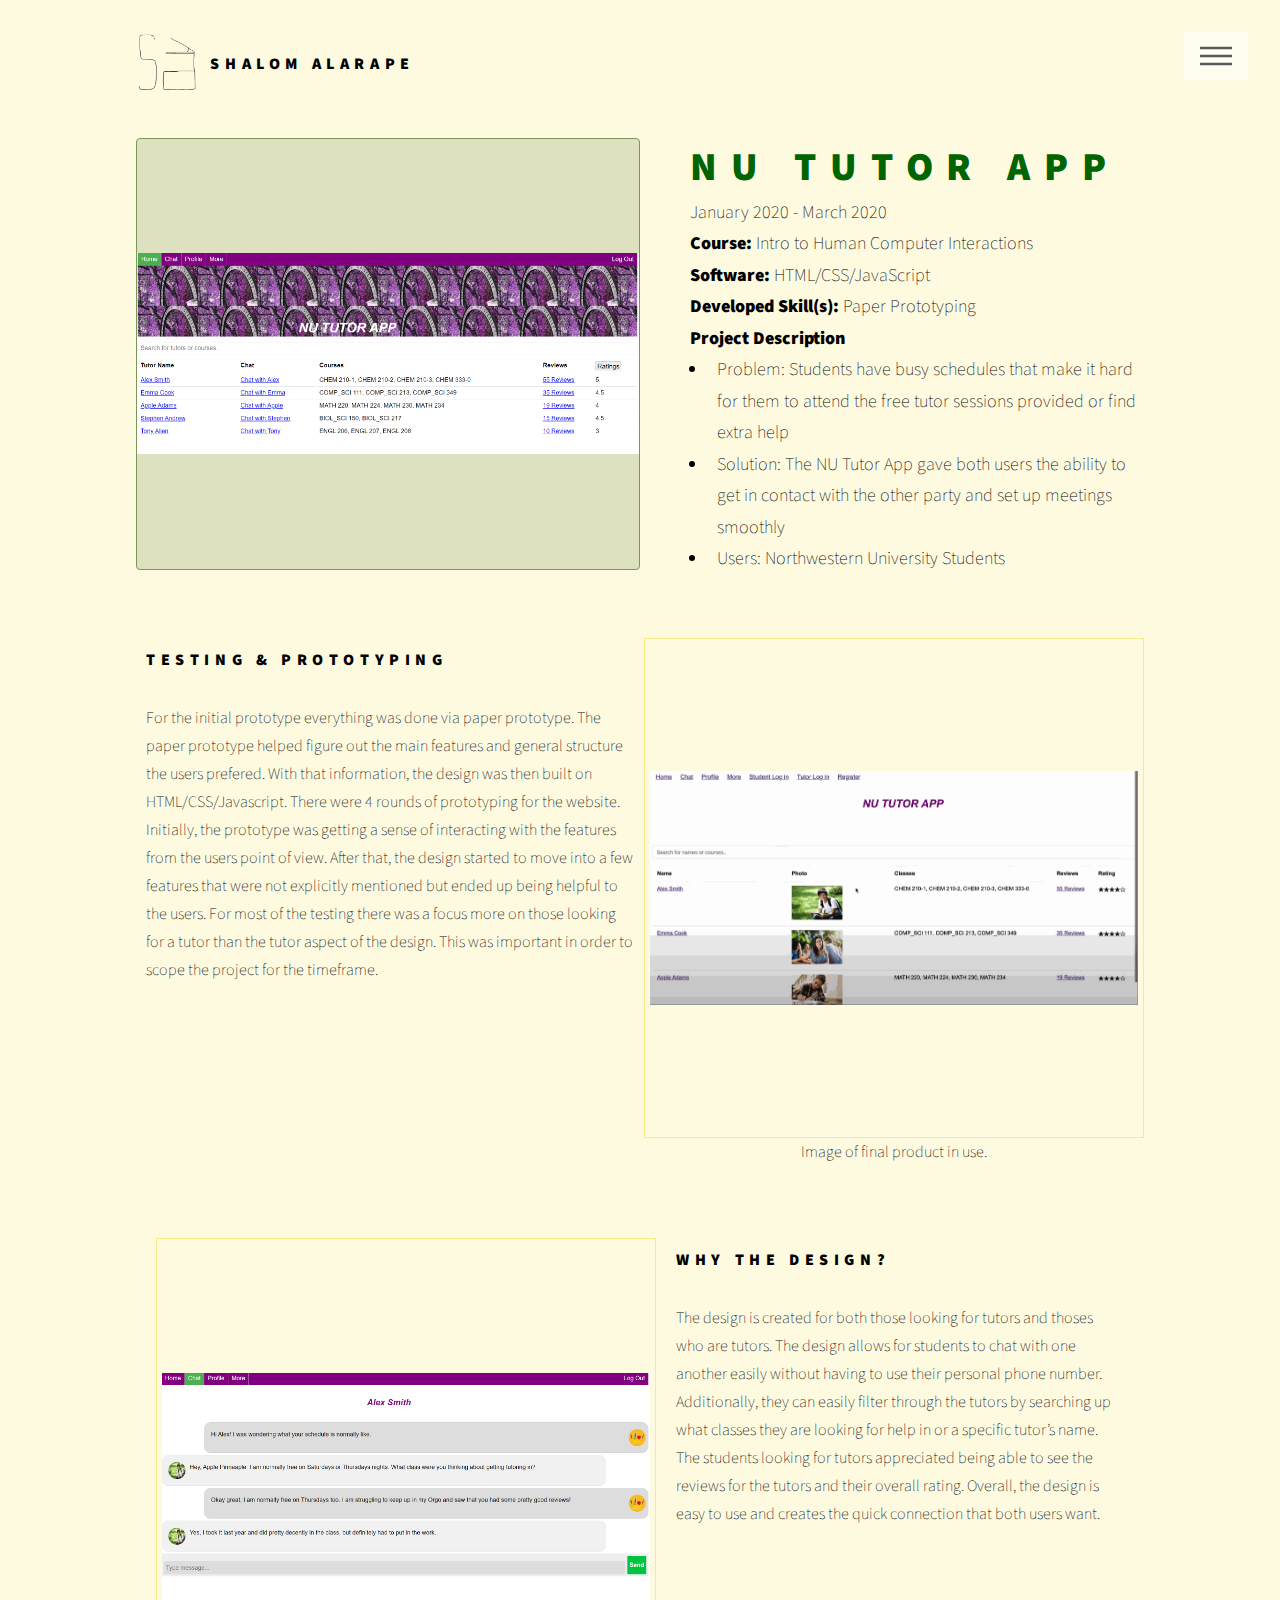
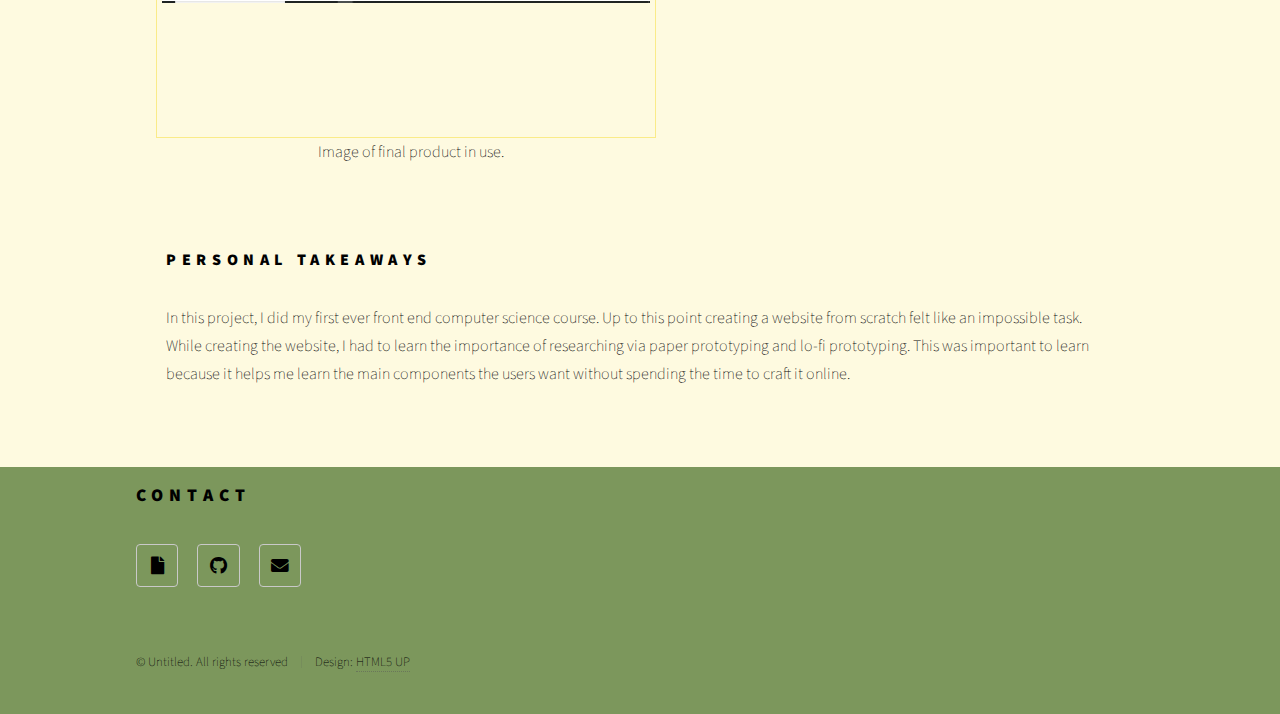
<file: tutor-app.html>
<!DOCTYPE HTML>
<!--
	Phantom by HTML5 UP
	html5up.net | @ajlkn
	Free for personal and commercial use under the CCA 3.0 license (html5up.net/license)
-->
<html>
	<head>
		<title>NU Tutor App</title>
		<meta charset="utf-8" />
		<meta name="viewport" content="width=device-width, initial-scale=1, user-scalable=no" />
		<link href="https://fonts.googleapis.com/css2?family=Libre+Baskerville&display=swap" rel="stylesheet">
		<link rel="stylesheet" href="assets/css/main.css" />
		<noscript><link rel="stylesheet" href="assets/css/noscript.css" /></noscript>
	</head>
	<body class="is-preload">
		<!-- Wrapper -->
			<div id="wrapper">

				<!-- Header -->
					<header id="header">
						<div class="inner">

							<!-- Logo -->
								<a href="index.html" class="logo">
									<span class="symbol"><img src="images/new-logo.png" alt="" /></span><span class="title">Shalom Alarape</span>
								</a>

							<!-- Nav -->
								<nav>
									<ul>
										<li><a href="#menu">Menu</a></li>
									</ul>
								</nav>

						</div>
					</header>

				<!-- Menu -->
				<nav id="menu">
					<h2>Menu</h2>
					<ul>
						<li><a href="index.html">Home</a></li>
						<li><a href="index.html#projects">
							Projects
							<ul class="projects">
								<li><a href="graze_analytics.html">Graze Analytics</a></li>
								<li><a href="Electric_eel_exhibit.html">Electric Eel</a></li>
								<li><a href="tutor-app.html">NU Tutor App</a></li>
								<li><a href="pushback.html">PushBack</a></li>
								<li><a href="gripnhold.html">Grip N' Hold</a></li>
								<li><a href="BTS-Zoom.html">BTS Zoom</a></li>
							</ul>
						</a></li>
						<li><a href="index.html#about-me">About Me</a></li>
					</ul>
				</nav>

				<!-- Main -->
					<div id="main">
						<div class="inner">
							<!-- <h1>Graze Analytics</h1> -->
							<div class="intro">
								<span class="image main">
									<img src="images/tutor-app-main.PNG" alt="" />
								</span>
								<div class="quickinfo">
									<h2>NU Tutor App</h2>
									<span>January 2020 - March 2020</span>
									<span><strong>Course: </strong>Intro to Human Computer Interactions</span>
									<span><strong>Software:</strong> HTML/CSS/JavaScript </span>
									<span><strong>Developed Skill(s):</strong> Paper Prototyping</span>
									<div class="pro_details">
										<span><strong>Project Description</strong></span>
										<ul>
											<li>Problem: Students have busy schedules that make it hard for them to attend the free tutor sessions provided or find extra help</li>
											<li>Solution: The NU Tutor App gave both users the ability to get in contact with the other party and set up meetings smoothly</li>
											<li>Users: Northwestern University Students</li>
										</ul>
									</div>									
								</div>
							</div>
							<div class="middle">
								<div class="img-caption">
									<img id="special" src="images/Tapp-search.gif" alt="" />
									<p>Image of final product in use.</p>
								</div>
								
								<div class="middle-text">
									<h3>Testing & Prototyping</h3>
									<p>For the initial prototype everything was done via paper prototype. The paper prototype helped figure out the main features and general structure the users prefered. With that information, the design was then built on HTML/CSS/Javascript. There were 4 rounds of prototyping for the website. Initially, the prototype was getting a sense of interacting with the features from the users point of view. After that, the design started to move into a few features that were not explicitly mentioned but ended up being helpful to the users. For most of the testing there was a focus more on those looking for a tutor than the tutor aspect of the design. This was important in order to scope the project for the timeframe. </p>
								</div>
							</div>
							<div class="final">
								<div class="img-caption" >
									<img id="special" src="images/tutor-app-chat.PNG" alt="" />
									<p>Image of final product in use.</p>
								</div>
								<div class="final-text">
									<h3>Why the Design?</h3>
									<p>The design is created for both those looking for tutors and thoses who are tutors. The design allows for students to chat with one another easily without having to use their personal phone number. Additionally, they can easily filter through the tutors by searching up what classes they are looking for help in or a specific tutor’s name. The students looking for tutors appreciated being able to see the reviews for the tutors and their overall rating. Overall, the design is easy to use and creates the quick connection that both users want.</p>
								</div>
							</div>
							<div class="final">
								<div class="final-text">
									<h3>Personal Takeaways</h3>
									<p>In this project, I did my first ever front end computer science course. Up to this point creating a website from scratch felt like an impossible task. While creating the website, I had to learn the importance of researching via paper prototyping and lo-fi prototyping. This was important to learn because it helps me learn the main components the users want without spending the time to craft it online. </p>
								</div>
							</div>
							
						</div>
					</div>

				<!-- Footer -->
				<footer id="footer">
					<div class="inner">
						<section>
							<h2>Contact</h2>
							<ul class="icons">
								<li><a href="Resume.pdf" download = "Shalom Alarape - Resume" target="_blank" class="icon solid style2 fa-file"><span class="label">Resume</span></a></li> 
								<li><a target="_blank" rel="noopener noreferrer" href="https://github.com/shalom-a" class="icon brands style2 fa-github"><span class="label">GitHub</span></a></li>
								<li><a href="mailto:shalomalarape2022@u.northwestern.edu" class="icon solid style2 fa-envelope"><span class="label">Email</span></a></li>
							</ul>
						</section>
						<ul class="copyright">
							<li>&copy; Untitled. All rights reserved</li><li>Design: <a href="http://html5up.net">HTML5 UP</a></li>
						</ul>
					</div>
				</footer>

			</div>

		<!-- Scripts -->
			<script src="assets/js/jquery.min.js"></script>
			<script src="assets/js/browser.min.js"></script>
			<script src="assets/js/breakpoints.min.js"></script>
			<script src="assets/js/util.js"></script>
			<script src="assets/js/main.js"></script>

	</body>
</html>
</file>
<file: assets/css/noscript.css>
/*
	Phantom by HTML5 UP
	html5up.net | @ajlkn
	Free for personal and commercial use under the CCA 3.0 license (html5up.net/license)
*/

/* Tiles */

	body.is-preload .tiles article {
		-moz-transform: none;
		-webkit-transform: none;
		-ms-transform: none;
		transform: none;
		opacity: 1;
	}
</file>
<file: assets/css/main.css>
@import url(fontawesome-all.min.css);
@import url("https://fonts.googleapis.com/css?family=Source+Sans+Pro:300,700,900");

/*
	Phantom by HTML5 UP
	html5up.net | @ajlkn
	Free for personal and commercial use under the CCA 3.0 license (html5up.net/license)
*/

html, body, div, span, applet, object,
iframe, h1, h2, h3, h4, h5, h6, p, blockquote,
pre, a, abbr, acronym, address, big, cite,
code, del, dfn, em, img, ins, kbd, q, s, samp,
small, strike, strong, sub, sup, tt, var, b,
u, i, center, dl, dt, dd, ol, ul, li, fieldset,
form, label, legend, table, caption, tbody,
tfoot, thead, tr, th, td, article, aside,
canvas, details, embed, figure, figcaption,
footer, header, hgroup, menu, nav, output, ruby,
section, summary, time, mark, audio, video {
	margin: 0;
	padding: 0;
	border: 0;
	font-size: 100%;
	font: inherit;
	vertical-align: baseline;}

article, aside, details, figcaption, figure,
footer, header, hgroup, menu, nav, section {
	display: block;}

body {
	line-height: 1;
}

ol, ul {
	list-style: none;
}

blockquote, q {
	quotes: none;
}

	blockquote:before, blockquote:after, q:before, q:after {
		content: '';
		content: none;
	}

table {
	border-collapse: collapse;
	border-spacing: 0;
}

body {
	-webkit-text-size-adjust: none;
}

mark {
	background-color: transparent;
	color: inherit;
}

input::-moz-focus-inner {
	border: 0;
	padding: 0;
}

input, select, textarea {
	-moz-appearance: none;
	-webkit-appearance: none;
	-ms-appearance: none;
	appearance: none;
}

/* Basic */

	@-ms-viewport {
		width: device-width;
	}

	body {
		-ms-overflow-style: scrollbar;
	}

	@media screen and (max-width: 480px) {

		html, body {
			min-width: 320px;
		}

	}

	html {
		box-sizing: border-box;
	}

	*, *:before, *:after {
		box-sizing: inherit;
	}

	body {
		background: #FEFAE0;
	}

		body.is-preload *, body.is-preload *:before, body.is-preload *:after {
			-moz-animation: none !important;
			-webkit-animation: none !important;
			-ms-animation: none !important;
			animation: none !important;
			-moz-transition: none !important;
			-webkit-transition: none !important;
			-ms-transition: none !important;
			transition: none !important;
		}

/* Type */

	body, input, select, textarea {
		color: #000000;
		font-family: "Source Sans Pro", Helvetica, sans-serif;
		font-size: 16pt;
		font-weight: 100;
		line-height: 1.75;
	}

		@media screen and (max-width: 1680px) {

			body, input, select, textarea {
				font-size: 14pt;
			}

		}

		@media screen and (max-width: 1280px) {

			body, input, select, textarea {
				font-size: 12pt;
			}

		}

	a {
		-moz-transition: border-bottom-color 0.2s ease, color 0.2s ease;
		-webkit-transition: border-bottom-color 0.2s ease, color 0.2s ease;
		-ms-transition: border-bottom-color 0.2s ease, color 0.2s ease;
		transition: border-bottom-color 0.2s ease, color 0.2s ease;
		text-decoration: none;
		color: #585858;
		border-bottom: dotted 1px rgba(88, 88, 88, 0.5);
	}

		a:hover {
			border-bottom-color: transparent;
			color: #f2849e !important;
		}

	strong, b {
		font-weight: 900;
	}

	em, i {
		font-style: italic;
	}

	p {
		margin: 0 0 2em 0;
	}

	h1 {
		font-size: 2.75em;
		font-weight: 700;
		line-height: 1.3;
		margin: 0 0 1em 0;
		letter-spacing: -0.035em;
	}

		h1 a {
			color: inherit;
		}

		@media screen and (max-width: 736px) {

			h1 {
				font-size: 2em;
				margin: 0 0 1em 0;
			}

		}

		@media screen and (max-width: 360px) {

			h1 {
				font-size: 1.75em;
			}

		}

	h2, h3, h4, h5, h6 {
		font-weight: 900;
		line-height: 1.5;
		margin: 0 0 2em 0;
		text-transform: uppercase;
		letter-spacing: 0.35em;
	}

		h2 a, h3 a, h4 a, h5 a, h6 a {
			color: inherit;
		}

	h2 {
		font-size: 1.1em;
	}

	h3 {
		font-size: 1em;
	}

	h4 {
		font-size: 0.8em;
	}

	h5 {
		font-size: 0.8em;
	}

	h6 {
		font-size: 0.8em;
	}

	@media screen and (max-width: 980px) {

		h1 br, h2 br, h3 br, h4 br, h5 br, h6 br {
			display: none;
		}

	}

	@media screen and (max-width: 736px) {

		h2 {
			font-size: 1em;
		}

		h3 {
			font-size: 0.8em;
		}

	}

	sub {
		font-size: 0.8em;
		position: relative;
		top: 0.5em;
	}

	sup {
		font-size: 0.8em;
		position: relative;
		top: -0.5em;
	}

	blockquote {
		border-left: solid 4px #c9c9c9;
		font-style: italic;
		margin: 0 0 2em 0;
		padding: 0.5em 0 0.5em 2em;
	}

	code {
		background: rgba(144, 144, 144, 0.075);
		border-radius: 4px;
		border: solid 1px #c9c9c9;
		font-family: "Courier New", monospace;
		font-size: 0.9em;
		margin: 0 0.25em;
		padding: 0.25em 0.65em;
	}

	pre {
		-webkit-overflow-scrolling: touch;
		font-family: "Courier New", monospace;
		font-size: 0.9em;
		margin: 0 0 2em 0;
	}

		pre code {
			display: block;
			line-height: 1.75;
			padding: 1em 1.5em;
			overflow-x: auto;
		}

	hr {
		border: 0;
		border-bottom: solid 1px #c9c9c9;
		margin: 2em 0;
	}

		hr.major {
			margin: 3em 0;
		}

	.align-left {
		text-align: left;
	}

	.align-center {
		text-align: center;
	}

	.align-right {
		text-align: right;
	}

/* Row */

	.row {
		display: flex;
		flex-wrap: wrap;
		box-sizing: border-box;
		align-items: stretch;
	}

		.row > * {
			box-sizing: border-box;
		}

		.row.gtr-uniform > * > :last-child {
			margin-bottom: 0;
		}

		.row.aln-left {
			justify-content: flex-start;
		}

		.row.aln-center {
			justify-content: center;
		}

		.row.aln-right {
			justify-content: flex-end;
		}

		.row.aln-top {
			align-items: flex-start;
		}

		.row.aln-middle {
			align-items: center;
		}

		.row.aln-bottom {
			align-items: flex-end;
		}

		.row > .imp {
			order: -1;
		}

		.row > .col-1 {
			width: 8.33333%;
		}

		.row > .off-1 {
			margin-left: 8.33333%;
		}

		.row > .col-2 {
			width: 16.66667%;
		}

		.row > .off-2 {
			margin-left: 16.66667%;
		}

		.row > .col-3 {
			width: 25%;
		}

		.row > .off-3 {
			margin-left: 25%;
		}

		.row > .col-4 {
			width: 33.33333%;
		}

		.row > .off-4 {
			margin-left: 33.33333%;
		}

		.row > .col-5 {
			width: 41.66667%;
		}

		.row > .off-5 {
			margin-left: 41.66667%;
		}

		.row > .col-6 {
			width: 50%;
		}

		.row > .off-6 {
			margin-left: 50%;
		}

		.row > .col-7 {
			width: 58.33333%;
		}

		.row > .off-7 {
			margin-left: 58.33333%;
		}

		.row > .col-8 {
			width: 66.66667%;
		}

		.row > .off-8 {
			margin-left: 66.66667%;
		}

		.row > .col-9 {
			width: 75%;
		}

		.row > .off-9 {
			margin-left: 75%;
		}

		.row > .col-10 {
			width: 83.33333%;
		}

		.row > .off-10 {
			margin-left: 83.33333%;
		}

		.row > .col-11 {
			width: 91.66667%;
		}

		.row > .off-11 {
			margin-left: 91.66667%;
		}

		.row > .col-12 {
			width: 100%;
		}

		.row > .off-12 {
			margin-left: 100%;
		}

		.row.gtr-0 {
			margin-top: 0;
			margin-left: 0em;
		}

			.row.gtr-0 > * {
				padding: 0 0 0 0em;
			}

			.row.gtr-0.gtr-uniform {
				margin-top: 0em;
			}

				.row.gtr-0.gtr-uniform > * {
					padding-top: 0em;
				}

		.row.gtr-25 {
			margin-top: 0;
			margin-left: -0.5em;
		}

			.row.gtr-25 > * {
				padding: 0 0 0 0.5em;
			}

			.row.gtr-25.gtr-uniform {
				margin-top: -0.5em;
			}

				.row.gtr-25.gtr-uniform > * {
					padding-top: 0.5em;
				}

		.row.gtr-50 {
			margin-top: 0;
			margin-left: -1em;
		}

			.row.gtr-50 > * {
				padding: 0 0 0 1em;
			}

			.row.gtr-50.gtr-uniform {
				margin-top: -1em;
			}

				.row.gtr-50.gtr-uniform > * {
					padding-top: 1em;
				}

		.row {
			margin-top: 0;
			margin-left: -2em;
		}

			.row > * {
				padding: 0 0 0 2em;
			}

			.row.gtr-uniform {
				margin-top: -2em;
			}

				.row.gtr-uniform > * {
					padding-top: 2em;
				}

		.row.gtr-150 {
			margin-top: 0;
			margin-left: -3em;
		}

			.row.gtr-150 > * {
				padding: 0 0 0 3em;
			}

			.row.gtr-150.gtr-uniform {
				margin-top: -3em;
			}

				.row.gtr-150.gtr-uniform > * {
					padding-top: 3em;
				}

		.row.gtr-200 {
			margin-top: 0;
			margin-left: -4em;
		}

			.row.gtr-200 > * {
				padding: 0 0 0 4em;
			}

			.row.gtr-200.gtr-uniform {
				margin-top: -4em;
			}

				.row.gtr-200.gtr-uniform > * {
					padding-top: 4em;
				}

		@media screen and (max-width: 1680px) {

			.row {
				display: flex;
				flex-wrap: wrap;
				box-sizing: border-box;
				align-items: stretch;
			}

				.row > * {
					box-sizing: border-box;
				}

				.row.gtr-uniform > * > :last-child {
					margin-bottom: 0;
				}

				.row.aln-left {
					justify-content: flex-start;
				}

				.row.aln-center {
					justify-content: center;
				}

				.row.aln-right {
					justify-content: flex-end;
				}

				.row.aln-top {
					align-items: flex-start;
				}

				.row.aln-middle {
					align-items: center;
				}

				.row.aln-bottom {
					align-items: flex-end;
				}

				.row > .imp-xlarge {
					order: -1;
				}

				.row > .col-1-xlarge {
					width: 8.33333%;
				}

				.row > .off-1-xlarge {
					margin-left: 8.33333%;
				}

				.row > .col-2-xlarge {
					width: 16.66667%;
				}

				.row > .off-2-xlarge {
					margin-left: 16.66667%;
				}

				.row > .col-3-xlarge {
					width: 25%;
				}

				.row > .off-3-xlarge {
					margin-left: 25%;
				}

				.row > .col-4-xlarge {
					width: 33.33333%;
				}

				.row > .off-4-xlarge {
					margin-left: 33.33333%;
				}

				.row > .col-5-xlarge {
					width: 41.66667%;
				}

				.row > .off-5-xlarge {
					margin-left: 41.66667%;
				}

				.row > .col-6-xlarge {
					width: 50%;
				}

				.row > .off-6-xlarge {
					margin-left: 50%;
				}

				.row > .col-7-xlarge {
					width: 58.33333%;
				}

				.row > .off-7-xlarge {
					margin-left: 58.33333%;
				}

				.row > .col-8-xlarge {
					width: 66.66667%;
				}

				.row > .off-8-xlarge {
					margin-left: 66.66667%;
				}

				.row > .col-9-xlarge {
					width: 75%;
				}

				.row > .off-9-xlarge {
					margin-left: 75%;
				}

				.row > .col-10-xlarge {
					width: 83.33333%;
				}

				.row > .off-10-xlarge {
					margin-left: 83.33333%;
				}

				.row > .col-11-xlarge {
					width: 91.66667%;
				}

				.row > .off-11-xlarge {
					margin-left: 91.66667%;
				}

				.row > .col-12-xlarge {
					width: 100%;
				}

				.row > .off-12-xlarge {
					margin-left: 100%;
				}

				.row.gtr-0 {
					margin-top: 0;
					margin-left: 0em;
				}

					.row.gtr-0 > * {
						padding: 0 0 0 0em;
					}

					.row.gtr-0.gtr-uniform {
						margin-top: 0em;
					}

						.row.gtr-0.gtr-uniform > * {
							padding-top: 0em;
						}

				.row.gtr-25 {
					margin-top: 0;
					margin-left: -0.5em;
				}

					.row.gtr-25 > * {
						padding: 0 0 0 0.5em;
					}

					.row.gtr-25.gtr-uniform {
						margin-top: -0.5em;
					}

						.row.gtr-25.gtr-uniform > * {
							padding-top: 0.5em;
						}

				.row.gtr-50 {
					margin-top: 0;
					margin-left: -1em;
				}

					.row.gtr-50 > * {
						padding: 0 0 0 1em;
					}

					.row.gtr-50.gtr-uniform {
						margin-top: -1em;
					}

						.row.gtr-50.gtr-uniform > * {
							padding-top: 1em;
						}

				.row {
					margin-top: 0;
					margin-left: -2em;
				}

					.row > * {
						padding: 0 0 0 2em;
					}

					.row.gtr-uniform {
						margin-top: -2em;
					}

						.row.gtr-uniform > * {
							padding-top: 2em;
						}

				.row.gtr-150 {
					margin-top: 0;
					margin-left: -3em;
				}

					.row.gtr-150 > * {
						padding: 0 0 0 3em;
					}

					.row.gtr-150.gtr-uniform {
						margin-top: -3em;
					}

						.row.gtr-150.gtr-uniform > * {
							padding-top: 3em;
						}

				.row.gtr-200 {
					margin-top: 0;
					margin-left: -4em;
				}

					.row.gtr-200 > * {
						padding: 0 0 0 4em;
					}

					.row.gtr-200.gtr-uniform {
						margin-top: -4em;
					}

						.row.gtr-200.gtr-uniform > * {
							padding-top: 4em;
						}

		}

		@media screen and (max-width: 1280px) {

			.row {
				display: flex;
				flex-wrap: wrap;
				box-sizing: border-box;
				align-items: stretch;
			}

				.row > * {
					box-sizing: border-box;
				}

				.row.gtr-uniform > * > :last-child {
					margin-bottom: 0;
				}

				.row.aln-left {
					justify-content: flex-start;
				}

				.row.aln-center {
					justify-content: center;
				}

				.row.aln-right {
					justify-content: flex-end;
				}

				.row.aln-top {
					align-items: flex-start;
				}

				.row.aln-middle {
					align-items: center;
				}

				.row.aln-bottom {
					align-items: flex-end;
				}

				.row > .imp-large {
					order: -1;
				}

				.row > .col-1-large {
					width: 8.33333%;
				}

				.row > .off-1-large {
					margin-left: 8.33333%;
				}

				.row > .col-2-large {
					width: 16.66667%;
				}

				.row > .off-2-large {
					margin-left: 16.66667%;
				}

				.row > .col-3-large {
					width: 25%;
				}

				.row > .off-3-large {
					margin-left: 25%;
				}

				.row > .col-4-large {
					width: 33.33333%;
				}

				.row > .off-4-large {
					margin-left: 33.33333%;
				}

				.row > .col-5-large {
					width: 41.66667%;
				}

				.row > .off-5-large {
					margin-left: 41.66667%;
				}

				.row > .col-6-large {
					width: 50%;
				}

				.row > .off-6-large {
					margin-left: 50%;
				}

				.row > .col-7-large {
					width: 58.33333%;
				}

				.row > .off-7-large {
					margin-left: 58.33333%;
				}

				.row > .col-8-large {
					width: 66.66667%;
				}

				.row > .off-8-large {
					margin-left: 66.66667%;
				}

				.row > .col-9-large {
					width: 75%;
				}

				.row > .off-9-large {
					margin-left: 75%;
				}

				.row > .col-10-large {
					width: 83.33333%;
				}

				.row > .off-10-large {
					margin-left: 83.33333%;
				}

				.row > .col-11-large {
					width: 91.66667%;
				}

				.row > .off-11-large {
					margin-left: 91.66667%;
				}

				.row > .col-12-large {
					width: 100%;
				}

				.row > .off-12-large {
					margin-left: 100%;
				}

				.row.gtr-0 {
					margin-top: 0;
					margin-left: 0em;
				}

					.row.gtr-0 > * {
						padding: 0 0 0 0em;
					}

					.row.gtr-0.gtr-uniform {
						margin-top: 0em;
					}

						.row.gtr-0.gtr-uniform > * {
							padding-top: 0em;
						}

				.row.gtr-25 {
					margin-top: 0;
					margin-left: -0.5em;
				}

					.row.gtr-25 > * {
						padding: 0 0 0 0.5em;
					}

					.row.gtr-25.gtr-uniform {
						margin-top: -0.5em;
					}

						.row.gtr-25.gtr-uniform > * {
							padding-top: 0.5em;
						}

				.row.gtr-50 {
					margin-top: 0;
					margin-left: -1em;
				}

					.row.gtr-50 > * {
						padding: 0 0 0 1em;
					}

					.row.gtr-50.gtr-uniform {
						margin-top: -1em;
					}

						.row.gtr-50.gtr-uniform > * {
							padding-top: 1em;
						}

				.row {
					margin-top: 0;
					margin-left: -2em;
				}

					.row > * {
						padding: 0 0 0 2em;
					}

					.row.gtr-uniform {
						margin-top: -2em;
					}

						.row.gtr-uniform > * {
							padding-top: 2em;
						}

				.row.gtr-150 {
					margin-top: 0;
					margin-left: -3em;
				}

					.row.gtr-150 > * {
						padding: 0 0 0 3em;
					}

					.row.gtr-150.gtr-uniform {
						margin-top: -3em;
					}

						.row.gtr-150.gtr-uniform > * {
							padding-top: 3em;
						}

				.row.gtr-200 {
					margin-top: 0;
					margin-left: -4em;
				}

					.row.gtr-200 > * {
						padding: 0 0 0 4em;
					}

					.row.gtr-200.gtr-uniform {
						margin-top: -4em;
					}

						.row.gtr-200.gtr-uniform > * {
							padding-top: 4em;
						}

		}

		@media screen and (max-width: 980px) {

			.row {
				display: flex;
				flex-wrap: wrap;
				box-sizing: border-box;
				align-items: stretch;
			}

				.row > * {
					box-sizing: border-box;
				}

				.row.gtr-uniform > * > :last-child {
					margin-bottom: 0;
				}

				.row.aln-left {
					justify-content: flex-start;
				}

				.row.aln-center {
					justify-content: center;
				}

				.row.aln-right {
					justify-content: flex-end;
				}

				.row.aln-top {
					align-items: flex-start;
				}

				.row.aln-middle {
					align-items: center;
				}

				.row.aln-bottom {
					align-items: flex-end;
				}

				.row > .imp-medium {
					order: -1;
				}

				.row > .col-1-medium {
					width: 8.33333%;
				}

				.row > .off-1-medium {
					margin-left: 8.33333%;
				}

				.row > .col-2-medium {
					width: 16.66667%;
				}

				.row > .off-2-medium {
					margin-left: 16.66667%;
				}

				.row > .col-3-medium {
					width: 25%;
				}

				.row > .off-3-medium {
					margin-left: 25%;
				}

				.row > .col-4-medium {
					width: 33.33333%;
				}

				.row > .off-4-medium {
					margin-left: 33.33333%;
				}

				.row > .col-5-medium {
					width: 41.66667%;
				}

				.row > .off-5-medium {
					margin-left: 41.66667%;
				}

				.row > .col-6-medium {
					width: 50%;
				}

				.row > .off-6-medium {
					margin-left: 50%;
				}

				.row > .col-7-medium {
					width: 58.33333%;
				}

				.row > .off-7-medium {
					margin-left: 58.33333%;
				}

				.row > .col-8-medium {
					width: 66.66667%;
				}

				.row > .off-8-medium {
					margin-left: 66.66667%;
				}

				.row > .col-9-medium {
					width: 75%;
				}

				.row > .off-9-medium {
					margin-left: 75%;
				}

				.row > .col-10-medium {
					width: 83.33333%;
				}

				.row > .off-10-medium {
					margin-left: 83.33333%;
				}

				.row > .col-11-medium {
					width: 91.66667%;
				}

				.row > .off-11-medium {
					margin-left: 91.66667%;
				}

				.row > .col-12-medium {
					width: 100%;
				}

				.row > .off-12-medium {
					margin-left: 100%;
				}

				.row.gtr-0 {
					margin-top: 0;
					margin-left: 0em;
				}

					.row.gtr-0 > * {
						padding: 0 0 0 0em;
					}

					.row.gtr-0.gtr-uniform {
						margin-top: 0em;
					}

						.row.gtr-0.gtr-uniform > * {
							padding-top: 0em;
						}

				.row.gtr-25 {
					margin-top: 0;
					margin-left: -0.375em;
				}

					.row.gtr-25 > * {
						padding: 0 0 0 0.375em;
					}

					.row.gtr-25.gtr-uniform {
						margin-top: -0.375em;
					}

						.row.gtr-25.gtr-uniform > * {
							padding-top: 0.375em;
						}

				.row.gtr-50 {
					margin-top: 0;
					margin-left: -0.75em;
				}

					.row.gtr-50 > * {
						padding: 0 0 0 0.75em;
					}

					.row.gtr-50.gtr-uniform {
						margin-top: -0.75em;
					}

						.row.gtr-50.gtr-uniform > * {
							padding-top: 0.75em;
						}

				.row {
					margin-top: 0;
					margin-left: -1.5em;
				}

					.row > * {
						padding: 0 0 0 1.5em;
					}

					.row.gtr-uniform {
						margin-top: -1.5em;
					}

						.row.gtr-uniform > * {
							padding-top: 1.5em;
						}

				.row.gtr-150 {
					margin-top: 0;
					margin-left: -2.25em;
				}

					.row.gtr-150 > * {
						padding: 0 0 0 2.25em;
					}

					.row.gtr-150.gtr-uniform {
						margin-top: -2.25em;
					}

						.row.gtr-150.gtr-uniform > * {
							padding-top: 2.25em;
						}

				.row.gtr-200 {
					margin-top: 0;
					margin-left: -3em;
				}

					.row.gtr-200 > * {
						padding: 0 0 0 3em;
					}

					.row.gtr-200.gtr-uniform {
						margin-top: -3em;
					}

						.row.gtr-200.gtr-uniform > * {
							padding-top: 3em;
						}

		}

		@media screen and (max-width: 736px) {

			.row {
				display: flex;
				flex-wrap: wrap;
				box-sizing: border-box;
				align-items: stretch;
			}

				.row > * {
					box-sizing: border-box;
				}

				.row.gtr-uniform > * > :last-child {
					margin-bottom: 0;
				}

				.row.aln-left {
					justify-content: flex-start;
				}

				.row.aln-center {
					justify-content: center;
				}

				.row.aln-right {
					justify-content: flex-end;
				}

				.row.aln-top {
					align-items: flex-start;
				}

				.row.aln-middle {
					align-items: center;
				}

				.row.aln-bottom {
					align-items: flex-end;
				}

				.row > .imp-small {
					order: -1;
				}

				.row > .col-1-small {
					width: 8.33333%;
				}

				.row > .off-1-small {
					margin-left: 8.33333%;
				}

				.row > .col-2-small {
					width: 16.66667%;
				}

				.row > .off-2-small {
					margin-left: 16.66667%;
				}

				.row > .col-3-small {
					width: 25%;
				}

				.row > .off-3-small {
					margin-left: 25%;
				}

				.row > .col-4-small {
					width: 33.33333%;
				}

				.row > .off-4-small {
					margin-left: 33.33333%;
				}

				.row > .col-5-small {
					width: 41.66667%;
				}

				.row > .off-5-small {
					margin-left: 41.66667%;
				}

				.row > .col-6-small {
					width: 50%;
				}

				.row > .off-6-small {
					margin-left: 50%;
				}

				.row > .col-7-small {
					width: 58.33333%;
				}

				.row > .off-7-small {
					margin-left: 58.33333%;
				}

				.row > .col-8-small {
					width: 66.66667%;
				}

				.row > .off-8-small {
					margin-left: 66.66667%;
				}

				.row > .col-9-small {
					width: 75%;
				}

				.row > .off-9-small {
					margin-left: 75%;
				}

				.row > .col-10-small {
					width: 83.33333%;
				}

				.row > .off-10-small {
					margin-left: 83.33333%;
				}

				.row > .col-11-small {
					width: 91.66667%;
				}

				.row > .off-11-small {
					margin-left: 91.66667%;
				}

				.row > .col-12-small {
					width: 100%;
				}

				.row > .off-12-small {
					margin-left: 100%;
				}

				.row.gtr-0 {
					margin-top: 0;
					margin-left: 0em;
				}

					.row.gtr-0 > * {
						padding: 0 0 0 0em;
					}

					.row.gtr-0.gtr-uniform {
						margin-top: 0em;
					}

						.row.gtr-0.gtr-uniform > * {
							padding-top: 0em;
						}

				.row.gtr-25 {
					margin-top: 0;
					margin-left: -0.25em;
				}

					.row.gtr-25 > * {
						padding: 0 0 0 0.25em;
					}

					.row.gtr-25.gtr-uniform {
						margin-top: -0.25em;
					}

						.row.gtr-25.gtr-uniform > * {
							padding-top: 0.25em;
						}

				.row.gtr-50 {
					margin-top: 0;
					margin-left: -0.5em;
				}

					.row.gtr-50 > * {
						padding: 0 0 0 0.5em;
					}

					.row.gtr-50.gtr-uniform {
						margin-top: -0.5em;
					}

						.row.gtr-50.gtr-uniform > * {
							padding-top: 0.5em;
						}

				.row {
					margin-top: 0;
					margin-left: -1em;
				}

					.row > * {
						padding: 0 0 0 1em;
					}

					.row.gtr-uniform {
						margin-top: -1em;
					}

						.row.gtr-uniform > * {
							padding-top: 1em;
						}

				.row.gtr-150 {
					margin-top: 0;
					margin-left: -1.5em;
				}

					.row.gtr-150 > * {
						padding: 0 0 0 1.5em;
					}

					.row.gtr-150.gtr-uniform {
						margin-top: -1.5em;
					}

						.row.gtr-150.gtr-uniform > * {
							padding-top: 1.5em;
						}

				.row.gtr-200 {
					margin-top: 0;
					margin-left: -2em;
				}

					.row.gtr-200 > * {
						padding: 0 0 0 2em;
					}

					.row.gtr-200.gtr-uniform {
						margin-top: -2em;
					}

						.row.gtr-200.gtr-uniform > * {
							padding-top: 2em;
						}

		}

		@media screen and (max-width: 480px) {

			.row {
				display: flex;
				flex-wrap: wrap;
				box-sizing: border-box;
				align-items: stretch;
			}

				.row > * {
					box-sizing: border-box;
				}

				.row.gtr-uniform > * > :last-child {
					margin-bottom: 0;
				}

				.row.aln-left {
					justify-content: flex-start;
				}

				.row.aln-center {
					justify-content: center;
				}

				.row.aln-right {
					justify-content: flex-end;
				}

				.row.aln-top {
					align-items: flex-start;
				}

				.row.aln-middle {
					align-items: center;
				}

				.row.aln-bottom {
					align-items: flex-end;
				}

				.row > .imp-xsmall {
					order: -1;
				}

				.row > .col-1-xsmall {
					width: 8.33333%;
				}

				.row > .off-1-xsmall {
					margin-left: 8.33333%;
				}

				.row > .col-2-xsmall {
					width: 16.66667%;
				}

				.row > .off-2-xsmall {
					margin-left: 16.66667%;
				}

				.row > .col-3-xsmall {
					width: 25%;
				}

				.row > .off-3-xsmall {
					margin-left: 25%;
				}

				.row > .col-4-xsmall {
					width: 33.33333%;
				}

				.row > .off-4-xsmall {
					margin-left: 33.33333%;
				}

				.row > .col-5-xsmall {
					width: 41.66667%;
				}

				.row > .off-5-xsmall {
					margin-left: 41.66667%;
				}

				.row > .col-6-xsmall {
					width: 50%;
				}

				.row > .off-6-xsmall {
					margin-left: 50%;
				}

				.row > .col-7-xsmall {
					width: 58.33333%;
				}

				.row > .off-7-xsmall {
					margin-left: 58.33333%;
				}

				.row > .col-8-xsmall {
					width: 66.66667%;
				}

				.row > .off-8-xsmall {
					margin-left: 66.66667%;
				}

				.row > .col-9-xsmall {
					width: 75%;
				}

				.row > .off-9-xsmall {
					margin-left: 75%;
				}

				.row > .col-10-xsmall {
					width: 83.33333%;
				}

				.row > .off-10-xsmall {
					margin-left: 83.33333%;
				}

				.row > .col-11-xsmall {
					width: 91.66667%;
				}

				.row > .off-11-xsmall {
					margin-left: 91.66667%;
				}

				.row > .col-12-xsmall {
					width: 100%;
				}

				.row > .off-12-xsmall {
					margin-left: 100%;
				}

				.row.gtr-0 {
					margin-top: 0;
					margin-left: 0em;
				}

					.row.gtr-0 > * {
						padding: 0 0 0 0em;
					}

					.row.gtr-0.gtr-uniform {
						margin-top: 0em;
					}

						.row.gtr-0.gtr-uniform > * {
							padding-top: 0em;
						}

				.row.gtr-25 {
					margin-top: 0;
					margin-left: -0.25em;
				}

					.row.gtr-25 > * {
						padding: 0 0 0 0.25em;
					}

					.row.gtr-25.gtr-uniform {
						margin-top: -0.25em;
					}

						.row.gtr-25.gtr-uniform > * {
							padding-top: 0.25em;
						}

				.row.gtr-50 {
					margin-top: 0;
					margin-left: -0.5em;
				}

					.row.gtr-50 > * {
						padding: 0 0 0 0.5em;
					}

					.row.gtr-50.gtr-uniform {
						margin-top: -0.5em;
					}

						.row.gtr-50.gtr-uniform > * {
							padding-top: 0.5em;
						}

				.row {
					margin-top: 0;
					margin-left: -1em;
				}

					.row > * {
						padding: 0 0 0 1em;
					}

					.row.gtr-uniform {
						margin-top: -1em;
					}

						.row.gtr-uniform > * {
							padding-top: 1em;
						}

				.row.gtr-150 {
					margin-top: 0;
					margin-left: -1.5em;
				}

					.row.gtr-150 > * {
						padding: 0 0 0 1.5em;
					}

					.row.gtr-150.gtr-uniform {
						margin-top: -1.5em;
					}

						.row.gtr-150.gtr-uniform > * {
							padding-top: 1.5em;
						}

				.row.gtr-200 {
					margin-top: 0;
					margin-left: -2em;
				}

					.row.gtr-200 > * {
						padding: 0 0 0 2em;
					}

					.row.gtr-200.gtr-uniform {
						margin-top: -2em;
					}

						.row.gtr-200.gtr-uniform > * {
							padding-top: 2em;
						}

		}

/* Section/Article */

	section.special, article.special {
		text-align: center;
	}

	header p {
		margin-top: -1em;
	}

	@media screen and (max-width: 736px) {

		header p {
			margin-top: 0;
		}

	}

/* Icon */

	.icon {
		text-decoration: none;
		border-bottom: none;
		position: relative;
	}

		.icon:before {
			-moz-osx-font-smoothing: grayscale;
			-webkit-font-smoothing: antialiased;
			display: inline-block;
			font-style: normal;
			font-variant: normal;
			text-rendering: auto;
			line-height: 1;
			text-transform: none !important;
			font-family: 'Font Awesome 5 Free';
			font-weight: 400;
		}

		.icon > .label {
			display: none;
		}

		.icon:before {
			line-height: inherit;
		}

		.icon.solid:before {
			font-weight: 900;
		}

		.icon.brands:before {
			font-family: 'Font Awesome 5 Brands';
		}

		.icon.style2 {
			-moz-transition: background-color 0.2s ease-in-out, color 0.2s ease-in-out, border-color 0.2s ease-in-out;
			-webkit-transition: background-color 0.2s ease-in-out, color 0.2s ease-in-out, border-color 0.2s ease-in-out;
			-ms-transition: background-color 0.2s ease-in-out, color 0.2s ease-in-out, border-color 0.2s ease-in-out;
			transition: background-color 0.2s ease-in-out, color 0.2s ease-in-out, border-color 0.2s ease-in-out;
			background-color: transparent;
			border: solid 1px #c9c9c9;
			border-radius: 4px;
			width: 2.65em;
			height: 2.65em;
			display: inline-block;
			text-align: center;
			line-height: 2.65em;
			color: inherit;
		}

			.icon.style2:before {
				font-size: 1.1em;
			}

			.icon.style2:hover {
				color: #f2849e;
				border-color: #f2849e;
			}

			.icon.style2:active {
				background-color: rgba(242, 132, 158, 0.1);
			}

/* List */

	ol {
		list-style: decimal;
		margin: 0 0 2em 0;
		padding-left: 1.25em;
	}

		ol li {
			padding-left: 0.25em;
		}

	ul {
		list-style: disc;
		margin: 0 0 2em 0;
		padding-left: 1em;
	}

		ul li {
			padding-left: 0.5em;
		}

		ul.alt {
			list-style: none;
			padding-left: 0;
		}

			ul.alt li {
				border-top: solid 1px #c9c9c9;
				padding: 0.5em 0;
			}

				ul.alt li:first-child {
					border-top: 0;
					padding-top: 0;
				}

	dl {
		margin: 0 0 2em 0;
	}

		dl dt {
			display: block;
			font-weight: 900;
			margin: 0 0 1em 0;
		}

		dl dd {
			margin-left: 2em;
		}

/* Actions */

	ul.actions {
		display: -moz-flex;
		display: -webkit-flex;
		display: -ms-flex;
		display: flex;
		cursor: default;
		list-style: none;
		margin-left: -1em;
		padding-left: 0;
	}

		ul.actions li {
			padding: 0 0 0 1em;
			vertical-align: middle;
		}

		ul.actions.special {
			-moz-justify-content: center;
			-webkit-justify-content: center;
			-ms-justify-content: center;
			justify-content: center;
			width: 100%;
			margin-left: 0;
		}

			ul.actions.special li:first-child {
				padding-left: 0;
			}

		ul.actions.stacked {
			-moz-flex-direction: column;
			-webkit-flex-direction: column;
			-ms-flex-direction: column;
			flex-direction: column;
			margin-left: 0;
		}

			ul.actions.stacked li {
				padding: 1.3em 0 0 0;
			}

				ul.actions.stacked li:first-child {
					padding-top: 0;
				}

		ul.actions.fit {
			width: calc(100% + 1em);
		}

			ul.actions.fit li {
				-moz-flex-grow: 1;
				-webkit-flex-grow: 1;
				-ms-flex-grow: 1;
				flex-grow: 1;
				-moz-flex-shrink: 1;
				-webkit-flex-shrink: 1;
				-ms-flex-shrink: 1;
				flex-shrink: 1;
				width: 100%;
			}

				ul.actions.fit li > * {
					width: 100%;
				}

			ul.actions.fit.stacked {
				width: 100%;
			}

		@media screen and (max-width: 480px) {

			ul.actions:not(.fixed) {
				-moz-flex-direction: column;
				-webkit-flex-direction: column;
				-ms-flex-direction: column;
				flex-direction: column;
				margin-left: 0;
				width: 100% !important;
			}

				ul.actions:not(.fixed) li {
					-moz-flex-grow: 1;
					-webkit-flex-grow: 1;
					-ms-flex-grow: 1;
					flex-grow: 1;
					-moz-flex-shrink: 1;
					-webkit-flex-shrink: 1;
					-ms-flex-shrink: 1;
					flex-shrink: 1;
					padding: 1em 0 0 0;
					text-align: center;
					width: 100%;
				}

					ul.actions:not(.fixed) li > * {
						width: 100%;
					}

					ul.actions:not(.fixed) li:first-child {
						padding-top: 0;
					}

					ul.actions:not(.fixed) li input[type="submit"],
					ul.actions:not(.fixed) li input[type="reset"],
					ul.actions:not(.fixed) li input[type="button"],
					ul.actions:not(.fixed) li button,
					ul.actions:not(.fixed) li .button {
						width: 100%;
					}

						ul.actions:not(.fixed) li input[type="submit"].icon:before,
						ul.actions:not(.fixed) li input[type="reset"].icon:before,
						ul.actions:not(.fixed) li input[type="button"].icon:before,
						ul.actions:not(.fixed) li button.icon:before,
						ul.actions:not(.fixed) li .button.icon:before {
							margin-left: -0.5rem;
						}

		}

/* Icons */

	ul.icons {
		cursor: default;
		list-style: none;
		padding-left: 0;
		margin: -1em 0 2em -1em;
	}

		ul.icons li {
			display: inline-block;
			padding: 1em 0 0 1em;
		}

/* Form */

	form {
		margin: 0 0 2em 0;
		overflow-x: hidden;
	}

		form > :last-child {
			margin-bottom: 0;
		}

		form > .fields {
			display: -moz-flex;
			display: -webkit-flex;
			display: -ms-flex;
			display: flex;
			-moz-flex-wrap: wrap;
			-webkit-flex-wrap: wrap;
			-ms-flex-wrap: wrap;
			flex-wrap: wrap;
			width: calc(100% + 3em);
			margin: -1.5em 0 2em -1.5em;
		}

			form > .fields > .field {
				-moz-flex-grow: 0;
				-webkit-flex-grow: 0;
				-ms-flex-grow: 0;
				flex-grow: 0;
				-moz-flex-shrink: 0;
				-webkit-flex-shrink: 0;
				-ms-flex-shrink: 0;
				flex-shrink: 0;
				padding: 1.5em 0 0 1.5em;
				width: calc(100% - 1.5em);
			}

				form > .fields > .field.half {
					width: calc(50% - 0.75em);
				}

				form > .fields > .field.third {
					width: calc(100%/3 - 0.5em);
				}

				form > .fields > .field.quarter {
					width: calc(25% - 0.375em);
				}

		@media screen and (max-width: 480px) {

			form > .fields {
				width: calc(100% + 3em);
				margin: -1.5em 0 2em -1.5em;
			}

				form > .fields > .field {
					padding: 1.5em 0 0 1.5em;
					width: calc(100% - 1.5em);
				}

					form > .fields > .field.half {
						width: calc(100% - 1.5em);
					}

					form > .fields > .field.third {
						width: calc(100% - 1.5em);
					}

					form > .fields > .field.quarter {
						width: calc(100% - 1.5em);
					}

		}

	label {
		display: block;
		font-size: 0.9em;
		font-weight: 900;
		margin: 0 0 1em 0;
	}

	input[type="text"],
	input[type="password"],
	input[type="email"],
	input[type="tel"],
	select,
	textarea {
		-moz-appearance: none;
		-webkit-appearance: none;
		-ms-appearance: none;
		appearance: none;
		background-color: transparent;
		border: none;
		border-radius: 0;
		border-bottom: solid 1px #c9c9c9;
		color: inherit;
		display: block;
		outline: 0;
		padding: 0;
		text-decoration: none;
		width: 100%;
	}

		input[type="text"]:invalid,
		input[type="password"]:invalid,
		input[type="email"]:invalid,
		input[type="tel"]:invalid,
		select:invalid,
		textarea:invalid {
			box-shadow: none;
		}

		input[type="text"]:focus,
		input[type="password"]:focus,
		input[type="email"]:focus,
		input[type="tel"]:focus,
		select:focus,
		textarea:focus {
			border-bottom-color: #f2849e;
			box-shadow: inset 0 -1px 0 0 #f2849e;
		}

	select {
		background-image: url("data:image/svg+xml;charset=utf8,%3Csvg xmlns='http://www.w3.org/2000/svg' width='40' height='40' preserveAspectRatio='none' viewBox='0 0 40 40'%3E%3Cpath d='M9.4,12.3l10.4,10.4l10.4-10.4c0.2-0.2,0.5-0.4,0.9-0.4c0.3,0,0.6,0.1,0.9,0.4l3.3,3.3c0.2,0.2,0.4,0.5,0.4,0.9 c0,0.4-0.1,0.6-0.4,0.9L20.7,31.9c-0.2,0.2-0.5,0.4-0.9,0.4c-0.3,0-0.6-0.1-0.9-0.4L4.3,17.3c-0.2-0.2-0.4-0.5-0.4-0.9 c0-0.4,0.1-0.6,0.4-0.9l3.3-3.3c0.2-0.2,0.5-0.4,0.9-0.4S9.1,12.1,9.4,12.3z' fill='%23c9c9c9' /%3E%3C/svg%3E");
		background-size: 1.25rem;
		background-repeat: no-repeat;
		background-position: calc(100% - 1rem) center;
		height: 3em;
		padding-right: 3em;
		text-overflow: ellipsis;
	}

		select option {
			background: #ffffff;
		}

		select:focus::-ms-value {
			background-color: transparent;
		}

		select::-ms-expand {
			display: none;
		}

	input[type="text"],
	input[type="password"],
	input[type="email"],
	select {
		height: 3em;
	}

	textarea {
		padding: 0;
		min-height: 3.75em;
	}

	input[type="checkbox"],
	input[type="radio"] {
		-moz-appearance: none;
		-webkit-appearance: none;
		-ms-appearance: none;
		appearance: none;
		display: block;
		float: left;
		margin-right: -2em;
		opacity: 0;
		width: 1em;
		z-index: -1;
	}

		input[type="checkbox"] + label,
		input[type="radio"] + label {
			text-decoration: none;
			color: #585858;
			cursor: pointer;
			display: inline-block;
			font-size: 1em;
			font-weight: 300;
			padding-left: 2.55em;
			padding-right: 0.75em;
			position: relative;
		}

			input[type="checkbox"] + label:before,
			input[type="radio"] + label:before {
				-moz-osx-font-smoothing: grayscale;
				-webkit-font-smoothing: antialiased;
				display: inline-block;
				font-style: normal;
				font-variant: normal;
				text-rendering: auto;
				line-height: 1;
				text-transform: none !important;
				font-family: 'Font Awesome 5 Free';
				font-weight: 900;
			}

			input[type="checkbox"] + label:before,
			input[type="radio"] + label:before {
				border-radius: 4px;
				border: solid 1px #c9c9c9;
				content: '';
				display: inline-block;
				font-size: 0.8em;
				height: 2.25em;
				left: 0;
				line-height: 2.25em;
				position: absolute;
				text-align: center;
				top: 0;
				width: 2.25em;
			}

		input[type="checkbox"]:checked + label:before,
		input[type="radio"]:checked + label:before {
			background: #585858;
			border-color: #585858;
			color: #ffffff;
			content: '\f00c';
		}

		input[type="checkbox"]:focus + label:before,
		input[type="radio"]:focus + label:before {
			border-color: #f2849e;
			box-shadow: 0 0 0 1px #f2849e;
		}

	input[type="checkbox"] + label:before {
		border-radius: 4px;
	}

	input[type="radio"] + label:before {
		border-radius: 100%;
	}

/* Box */

	.box {
		border-radius: 4px;
		border: solid 1px #c9c9c9;
		margin-bottom: 2em;
		padding: 1.5em;
	}

		.box > :last-child,
		.box > :last-child > :last-child,
		.box > :last-child > :last-child > :last-child {
			margin-bottom: 0;
		}

		.box.alt {
			border: 0;
			border-radius: 0;
			padding: 0;
		}

/* New code */
	#main .inner h2 {
		color:#FEFAE0;
		-webkit-text-stroke: 1px black;

	}
	#main .about-me{
		display: flex;
		flex-direction: row;
		align-items: center;
		margin: 5% 10%;
	}
	#main .about-me img{
		border-radius: 50%;
		width: 20%;
	}
	#main .about-me .am-text {
		padding: 10px;
		font-weight: 500;
		color: #000000;
	}
	.inner header{
		display: flex;
		flex-direction: column;
    	align-items: center;
	}

	.image {
		border-radius: 4px;
		border: 0;
		display: inline-block;
		position: relative;
	}

		.image img {
			border-radius: 4px;
			display: block;
		}

		.image.left, .image.right {
			max-width: 40%;
		}

			.image.left img, .image.right img {
				width: 100%;
			}

		.image.left {
			float: left;
			padding: 0 1.5em 1em 0;
			top: 0.25em;
		}

		.image.right {
			float: right;
			padding: 0 0 1em 1.5em;
			top: 0.25em;
		}

		.image.fit {
			display: block;
			margin: 0 0 2em 0;
			width: 100%;
		}

		.image.fit img {
			width: 100%;
		}
		.quickinfo {
			display: flex;
			flex-direction: column;
			padding-left: 5%;
			font-size: large;
			margin: 0px;
			overflow-wrap: break-word;
    		inline-size: 50%;
		}
		.quickinfo h2 {
			margin: 0px;
			color: darkgreen !important;
			-webkit-text-stroke: unset !important;
			font-size: 2.2em;
		}
		.quickinfo #EE{
			font-size: 30px;
		}
		.quickinfo li {
			font-size: large;
		}
		.intro {
			display: flex;
			height: 30em;
		}
		video{
			padding-left: 3%;
		}
		#special{
			border:#faeb89 1px solid;
		}
		.image.main {
			/* display: flex; */
			margin: 0 0 3em 0;
			width: 50%;
		}
		
		.image.main img {
			width: 100%;
			height: 100%;
			object-fit: contain;
			border: #7C975C 1px solid;
			background-color:rgba(124, 151, 92, 0.25);
		}
		.middle {
			display: flex;
			flex-direction: row-reverse;
			padding: 2% 0 2% 0;
		}
		.middle-text, .final-text{
			overflow-wrap: break-word;
    		inline-size: 50%;
			padding: 10px;
			width: 100%
		}
		.middle img{
			width: 500px;
			height: 500px;
			padding: 5px;
			object-fit: contain;	
		}
		.final {
			display: flex;
			flex-direction: row;
			padding: 2%;
		}
		.final img{
			width: 500px;
			height: 500px;
			padding: 5px;	
			margin-right: 10px;	
			object-fit: contain;
		}
		.img-caption{
			display: flex;
			flex-direction: column;
			align-items: center;
		}

			@media screen and (max-width: 736px) {

				.image.main {
					margin: 0 0 2em 0;
				}

			}

/* Table */

	.table-wrapper {
		-webkit-overflow-scrolling: touch;
		overflow-x: auto;
	}

	table {
		margin: 0 0 2em 0;
		width: 100%;
	}

		table tbody tr {
			border: solid 1px #c9c9c9;
			border-left: 0;
			border-right: 0;
		}

			table tbody tr:nth-child(2n + 1) {
				background-color: rgba(144, 144, 144, 0.075);
			}

		table td {
			padding: 0.75em 0.75em;
		}

		table th {
			font-size: 0.9em;
			font-weight: 900;
			padding: 0 0.75em 0.75em 0.75em;
			text-align: left;
		}

		table thead {
			border-bottom: solid 2px #c9c9c9;
		}

		table tfoot {
			border-top: solid 2px #c9c9c9;
		}

		table.alt {
			border-collapse: separate;
		}

			table.alt tbody tr td {
				border: solid 1px #c9c9c9;
				border-left-width: 0;
				border-top-width: 0;
			}

				table.alt tbody tr td:first-child {
					border-left-width: 1px;
				}

			table.alt tbody tr:first-child td {
				border-top-width: 1px;
			}

			table.alt thead {
				border-bottom: 0;
			}

			table.alt tfoot {
				border-top: 0;
			}

/* Button */

	input[type="submit"],
	input[type="reset"],
	input[type="button"],
	button,
	.button {
		-moz-appearance: none;
		-webkit-appearance: none;
		-ms-appearance: none;
		appearance: none;
		-moz-transition: background-color 0.2s ease-in-out, color 0.2s ease-in-out, box-shadow 0.2s ease-in-out;
		-webkit-transition: background-color 0.2s ease-in-out, color 0.2s ease-in-out, box-shadow 0.2s ease-in-out;
		-ms-transition: background-color 0.2s ease-in-out, color 0.2s ease-in-out, box-shadow 0.2s ease-in-out;
		transition: background-color 0.2s ease-in-out, color 0.2s ease-in-out, box-shadow 0.2s ease-in-out;
		background-color: transparent;
		border-radius: 4px;
		border: 0;
		box-shadow: inset 0 0 0 2px #585858;
		color: #585858 !important;
		cursor: pointer;
		display: inline-block;
		font-size: 0.8em;
		font-weight: 900;
		height: 3.5em;
		letter-spacing: 0.35em;
		line-height: 3.45em;
		overflow: hidden;
		padding: 0 1.25em 0 1.6em;
		text-align: center;
		text-decoration: none;
		text-overflow: ellipsis;
		text-transform: uppercase;
		white-space: nowrap;
	}

		input[type="submit"].icon:before,
		input[type="reset"].icon:before,
		input[type="button"].icon:before,
		button.icon:before,
		.button.icon:before {
			margin-right: 0.5em;
		}

		input[type="submit"].fit,
		input[type="reset"].fit,
		input[type="button"].fit,
		button.fit,
		.button.fit {
			width: 100%;
		}

		input[type="submit"]:hover,
		input[type="reset"]:hover,
		input[type="button"]:hover,
		button:hover,
		.button:hover {
			color: #f2849e !important;
			box-shadow: inset 0 0 0 2px #f2849e;
		}

		input[type="submit"]:active,
		input[type="reset"]:active,
		input[type="button"]:active,
		button:active,
		.button:active {
			background-color: rgba(242, 132, 158, 0.1);
		}

		input[type="submit"].small,
		input[type="reset"].small,
		input[type="button"].small,
		button.small,
		.button.small {
			font-size: 0.6em;
		}

		input[type="submit"].large,
		input[type="reset"].large,
		input[type="button"].large,
		button.large,
		.button.large {
			font-size: 1em;
		}

		input[type="submit"].primary,
		input[type="reset"].primary,
		input[type="button"].primary,
		button.primary,
		.button.primary {
			box-shadow: none;
			background-color: #585858;
			color: #ffffff !important;
		}

			input[type="submit"].primary:hover,
			input[type="reset"].primary:hover,
			input[type="button"].primary:hover,
			button.primary:hover,
			.button.primary:hover {
				background-color: #f2849e;
			}

			input[type="submit"].primary:active,
			input[type="reset"].primary:active,
			input[type="button"].primary:active,
			button.primary:active,
			.button.primary:active {
				background-color: #ee5f81;
			}

		input[type="submit"].disabled, input[type="submit"]:disabled,
		input[type="reset"].disabled,
		input[type="reset"]:disabled,
		input[type="button"].disabled,
		input[type="button"]:disabled,
		button.disabled,
		button:disabled,
		.button.disabled,
		.button:disabled {
			pointer-events: none;
			opacity: 0.25;
		}

/* Tiles */

	.tiles {
		display: -moz-flex;
		display: -webkit-flex;
		display: -ms-flex;
		display: flex;
		-moz-flex-wrap: wrap;
		-webkit-flex-wrap: wrap;
		-ms-flex-wrap: wrap;
		flex-wrap: wrap;
		position: relative;
		margin: -2.5em 0 0 -2.5em;
	}

		.tiles article {
			-moz-transition: -moz-transform 0.5s ease, opacity 0.5s ease;
			-webkit-transition: -webkit-transform 0.5s ease, opacity 0.5s ease;
			-ms-transition: -ms-transform 0.5s ease, opacity 0.5s ease;
			transition: transform 0.5s ease, opacity 0.5s ease;
			position: relative;
			width: calc(33.33333% - 2.5em);
			height: 20em;
			margin: 2.5em 0 0 2.5em;
		}

			.tiles article > .image {
				-moz-transition: -moz-transform 0.5s ease;
				-webkit-transition: -webkit-transform 0.5s ease;
				-ms-transition: -ms-transform 0.5s ease;
				transition: transform 0.5s ease;
				position: relative;
				display: block;
				width: 100%;
				height: 100%;
				border-radius: 4px;
				overflow: hidden;
			}

				.tiles article > .image img {
					display: block;
					width: 100%;
					height: 100%;
					object-fit: contain;
				}

				.tiles article > .image:before {
					pointer-events: none;
					-moz-transition: background-color 0.5s ease, opacity 0.5s ease;
					-webkit-transition: background-color 0.5s ease, opacity 0.5s ease;
					-ms-transition: background-color 0.5s ease, opacity 0.5s ease;
					transition: background-color 0.5s ease, opacity 0.5s ease;
					content: '';
					display: block;
					position: absolute;
					top: 0;
					left: 0;
					width: 100%;
					height: 100%;
					opacity: 1.0;
					z-index: 1;
					opacity: 0.8;
				}

				.tiles article > .image:after {
					pointer-events: none;
					-moz-transition: opacity 0.5s ease;
					-webkit-transition: opacity 0.5s ease;
					-ms-transition: opacity 0.5s ease;
					transition: opacity 0.5s ease;
					content: '';
					display: block;
					position: absolute;
					top: 0;
					left: 0;
					width: 100%;
					height: 100%;
					/* background-image: url("data:image/svg+xml;charset=utf8,%3Csvg xmlns='http://www.w3.org/2000/svg' width='100' height='100' viewBox='0 0 100 100' preserveAspectRatio='none'%3E%3Cstyle%3Eline %7B stroke-width: 0.25px%3B stroke: %23ffffff%3B %7D%3C/style%3E%3Cline x1='0' y1='0' x2='100' y2='100' /%3E%3Cline x1='100' y1='0' x2='0' y2='100' /%3E%3C/svg%3E"); */
					background-position: center;
					background-repeat: no-repeat;
					background-size: 100% 100%;
					opacity: 0.25;
					z-index: 2;
				}

			.tiles article > a {
				display: -moz-flex;
				display: -webkit-flex;
				display: -ms-flex;
				display: flex;
				-moz-flex-direction: column;
				-webkit-flex-direction: column;
				-ms-flex-direction: column;
				flex-direction: column;
				-moz-align-items: center;
				-webkit-align-items: center;
				-ms-align-items: center;
				align-items: center;
				-moz-justify-content: center;
				-webkit-justify-content: center;
				-ms-justify-content: center;
				justify-content: center;
				-moz-transition: background-color 0.5s ease, -moz-transform 0.5s ease;
				-webkit-transition: background-color 0.5s ease, -webkit-transform 0.5s ease;
				-ms-transition: background-color 0.5s ease, -ms-transform 0.5s ease;
				transition: background-color 0.5s ease, transform 0.5s ease;
				position: absolute;
				top: 0;
				left: 0;
				width: 100%;
				height: 100%;
				padding: 1em;
				border-radius: 4px;
				border-bottom: 0;
				color: #ffffff;
				text-align: center;
				text-decoration: none;
				z-index: 3;
			}

				.tiles article > a > :last-child {
					margin: 0;
				}

				.tiles article > a:hover {
					color: #ffffff !important;
				}

				.tiles article > a h2 {
					margin: 0;
				}

				.tiles article > a .content {
					-moz-transition: max-height 0.5s ease, opacity 0.5s ease;
					-webkit-transition: max-height 0.5s ease, opacity 0.5s ease;
					-ms-transition: max-height 0.5s ease, opacity 0.5s ease;
					transition: max-height 0.5s ease, opacity 0.5s ease;
					width: 100%;
					max-height: 0;
					line-height: 1.5;
					margin-top: 0.35em;
					opacity: 0;
				}

					.tiles article > a .content > :last-child {
						margin-bottom: 0;
					}

			.tiles article.style1 > .image:before {
				background-image: "images/GA_main.PNG";
			}

			.tiles article.style2 > .image:before {
				background-color: "images/PB.PNG";
			}

			.tiles article.style3 > .image:before {
				background-color: "images/EEL-App.PNG";
			}

			.tiles article.style4 > .image:before {
				background-color: "images/tutor-app-main.PNG";
			}

			.tiles article.style5 > .image:before {
				background-color: "images/gripnhold-main.PNG";
			}

			.tiles article.style6 > .image:before {
				background-color: "images/BTS-main.PNG";
			}

			body:not(.is-touch) .tiles article:hover > .image {
				-moz-transform: scale(1.1);
				-webkit-transform: scale(1.1);
				-ms-transform: scale(1.1);
				transform: scale(1.1);
			}

				body:not(.is-touch) .tiles article:hover > .image:before {
					background-color: #7C975C;
					opacity: 0.75;
				}

				body:not(.is-touch) .tiles article:hover > .image:after {
					opacity: 0;
				}

			body:not(.is-touch) .tiles article:hover .content {
				max-height: 15em;
				font-weight: 550;
				opacity: 1;
			}

		* + .tiles {
			margin-top: 2em;
		}

		body.is-preload .tiles article {
			-moz-transform: scale(0.9);
			-webkit-transform: scale(0.9);
			-ms-transform: scale(0.9);
			transform: scale(0.9);
			opacity: 0;
		}

		body.is-touch .tiles article .content {
			max-height: 15em;
			opacity: 1;
		}

		@media screen and (max-width: 1280px) {

			.tiles {
				margin: -1.25em 0 0 -1.25em;
			}

				.tiles article {
					width: calc(33.33333% - 1.25em);
					margin: 1.25em 0 0 1.25em;
				}

		}

		@media screen and (max-width: 980px) {

			.tiles {
				margin: -2.5em 0 0 -2.5em;
			}

				.tiles article {
					width: calc(50% - 2.5em);
					margin: 2.5em 0 0 2.5em;
				}

		}

		@media screen and (max-width: 736px) {

			.tiles {
				margin: -1.25em 0 0 -1.25em;
			}

				.tiles article {
					width: calc(50% - 1.25em);
					margin: 1.25em 0 0 1.25em;
				}

					.tiles article:hover > .image {
						-moz-transform: scale(1.0);
						-webkit-transform: scale(1.0);
						-ms-transform: scale(1.0);
						transform: scale(1.0);
					}

		}

		@media screen and (max-width: 480px) {

			.tiles {
				margin: 0;
			}

				.tiles article {
					width: 100%;
					margin: 1.25em 0 0 0;
				}

		}

/* Header */

	#header {
		padding: 2em 0 0.1em 0 ;
	}

		#header .logo {
			display: block;
			border-bottom: 0;
			color: inherit;
			font-weight: 900;
			letter-spacing: 0.35em;
			margin: 0 0 2.5em 0;
			text-decoration: none;
			text-transform: uppercase;
			display: inline-block;
		}

			#header .logo > * {
				display: inline-block;
				vertical-align: middle;
			}

			#header .logo .symbol {
				margin-right: 0.65em;
			}

				#header .logo .symbol img {
					display: block;
					width: 4em;
					height: 4em;
				}

		#header nav {
			position: fixed;
			right: 2em;
			top: 2em;
			z-index: 10000;
		}

			#header nav ul {
				display: -moz-flex;
				display: -webkit-flex;
				display: -ms-flex;
				display: flex;
				-moz-align-items: center;
				-webkit-align-items: center;
				-ms-align-items: center;
				align-items: center;
				list-style: none;
				margin: 0;
				padding: 0;
			}

				#header nav ul li {
					display: block;
					padding: 0;
				}

					#header nav ul li a {
						display: block;
						position: relative;
						height: 3em;
						line-height: 3em;
						padding: 0 1.5em;
						background-color: rgba(255, 255, 255, 0.5);
						border-radius: 4px;
						border: 0;
						font-size: 0.8em;
						font-weight: 900;
						letter-spacing: 0.35em;
						text-transform: uppercase;
					}

					#header nav ul li a[href="#menu"] {
						-webkit-tap-highlight-color: transparent;
						width: 4em;
						text-indent: 4em;
						font-size: 1em;
						overflow: hidden;
						padding: 0;
						white-space: nowrap;
					}

						#header nav ul li a[href="#menu"]:before, #header nav ul li a[href="#menu"]:after {
							-moz-transition: opacity 0.2s ease;
							-webkit-transition: opacity 0.2s ease;
							-ms-transition: opacity 0.2s ease;
							transition: opacity 0.2s ease;
							content: '';
							display: block;
							position: absolute;
							top: 0;
							left: 0;
							width: 100%;
							height: 100%;
							background-position: center;
							background-repeat: no-repeat;
							background-size: 2em 2em;
						}

						#header nav ul li a[href="#menu"]:before {
							background-image: url("data:image/svg+xml;charset=utf8,%3Csvg xmlns='http://www.w3.org/2000/svg' width='100' height='100' viewBox='0 0 100 100' preserveAspectRatio='none'%3E%3Cstyle%3Eline %7B stroke-width: 8px%3B stroke: %23f2849e%3B %7D%3C/style%3E%3Cline x1='0' y1='25' x2='100' y2='25' /%3E%3Cline x1='0' y1='50' x2='100' y2='50' /%3E%3Cline x1='0' y1='75' x2='100' y2='75' /%3E%3C/svg%3E");
							opacity: 0;
						}

						#header nav ul li a[href="#menu"]:after {
							background-image: url("data:image/svg+xml;charset=utf8,%3Csvg xmlns='http://www.w3.org/2000/svg' width='100' height='100' viewBox='0 0 100 100' preserveAspectRatio='none'%3E%3Cstyle%3Eline %7B stroke-width: 8px%3B stroke: %23585858%3B %7D%3C/style%3E%3Cline x1='0' y1='25' x2='100' y2='25' /%3E%3Cline x1='0' y1='50' x2='100' y2='50' /%3E%3Cline x1='0' y1='75' x2='100' y2='75' /%3E%3C/svg%3E");
							opacity: 1;
						}

						#header nav ul li a[href="#menu"]:hover:before {
							opacity: 1;
						}

						#header nav ul li a[href="#menu"]:hover:after {
							opacity: 0;
						}

		@media screen and (max-width: 736px) {

			#header {
				padding: 4em 0 0.1em 0 ;
			}

				#header nav {
					right: 0.5em;
					top: 0.5em;
				}

					#header nav ul li a[href="#menu"]:before, #header nav ul li a[href="#menu"]:after {
						background-size: 1.5em 1.5em;
					}

		}

/* Menu */

	#wrapper {
		-moz-transition: opacity 0.45s ease;
		-webkit-transition: opacity 0.45s ease;
		-ms-transition: opacity 0.45s ease;
		transition: opacity 0.45s ease;
		opacity: 1;
	}
	#menu .projects{
		list-style-type: none;
		padding: 0;
	}

	#menu {
		-moz-transform: translateX(22em);
		-webkit-transform: translateX(22em);
		-ms-transform: translateX(22em);
		transform: translateX(22em);
		-moz-transition: -moz-transform 0.45s ease, visibility 0.45s;
		-webkit-transition: -webkit-transform 0.45s ease, visibility 0.45s;
		-ms-transition: -ms-transform 0.45s ease, visibility 0.45s;
		transition: transform 0.45s ease, visibility 0.45s;
		position: fixed;
		top: 0;
		right: 0;
		width: 22em;
		max-width: 80%;
		height: 100%;
		-webkit-overflow-scrolling: touch;
		background: #585858;
		color: #ffffff;
		cursor: default;
		visibility: hidden;
		z-index: 10002;
	}

		#menu > .inner {
			-moz-transition: opacity 0.45s ease;
			-webkit-transition: opacity 0.45s ease;
			-ms-transition: opacity 0.45s ease;
			transition: opacity 0.45s ease;
			-webkit-overflow-scrolling: touch;
			position: absolute;
			top: 0;
			left: 0;
			width: 100%;
			height: 100%;
			padding: 2.75em;
			opacity: 0;
			overflow-y: auto;
		}

			#menu > .inner > ul {
				list-style: none;
				margin: 0 0 1em 0;
				padding: 0;
			}

				#menu > .inner > ul > li {
					padding: 0;
					border-top: solid 1px rgba(255, 255, 255, 0.15);
				}

					#menu > .inner > ul > li a {
						display: block;
						/* padding: 1em 0; */
						line-height: 2em;
						border: 0;
						color: inherit;
					}

					#menu > .inner > ul > li:first-child {
						border-top: 0;
						margin-top: -1em;
					}

		#menu > .close {
			-moz-transition: opacity 0.45s ease, -moz-transform 0.45s ease;
			-webkit-transition: opacity 0.45s ease, -webkit-transform 0.45s ease;
			-ms-transition: opacity 0.45s ease, -ms-transform 0.45s ease;
			transition: opacity 0.45s ease, transform 0.45s ease;
			-moz-transform: scale(0.25) rotate(180deg);
			-webkit-transform: scale(0.25) rotate(180deg);
			-ms-transform: scale(0.25) rotate(180deg);
			transform: scale(0.25) rotate(180deg);
			-webkit-tap-highlight-color: transparent;
			display: block;
			position: absolute;
			top: 2em;
			left: -6em;
			width: 6em;
			text-indent: 6em;
			height: 3em;
			border: 0;
			font-size: 1em;
			opacity: 0;
			overflow: hidden;
			padding: 0;
			white-space: nowrap;
		}

			#menu > .close:before, #menu > .close:after {
				-moz-transition: opacity 0.2s ease;
				-webkit-transition: opacity 0.2s ease;
				-ms-transition: opacity 0.2s ease;
				transition: opacity 0.2s ease;
				content: '';
				display: block;
				position: absolute;
				top: 0;
				left: 0;
				width: 100%;
				height: 100%;
				background-position: center;
				background-repeat: no-repeat;
				background-size: 2em 2em;
			}

			#menu > .close:before {
				background-image: url("data:image/svg+xml;charset=utf8,%3Csvg xmlns='http://www.w3.org/2000/svg' width='100' height='100' viewBox='0 0 100 100' preserveAspectRatio='none'%3E%3Cstyle%3Eline %7B stroke-width: 8px%3B stroke: %23f2849e%3B %7D%3C/style%3E%3Cline x1='15' y1='15' x2='85' y2='85' /%3E%3Cline x1='85' y1='15' x2='15' y2='85' /%3E%3C/svg%3E");
				opacity: 0;
			}

			#menu > .close:after {
				background-image: url("data:image/svg+xml;charset=utf8,%3Csvg xmlns='http://www.w3.org/2000/svg' width='100' height='100' viewBox='0 0 100 100' preserveAspectRatio='none'%3E%3Cstyle%3Eline %7B stroke-width: 8px%3B stroke: %23585858%3B %7D%3C/style%3E%3Cline x1='15' y1='15' x2='85' y2='85' /%3E%3Cline x1='85' y1='15' x2='15' y2='85' /%3E%3C/svg%3E");
				opacity: 1;
			}

			#menu > .close:hover:before {
				opacity: 1;
			}

			#menu > .close:hover:after {
				opacity: 0;
			}

		@media screen and (max-width: 736px) {

			#menu {
				-moz-transform: translateX(16.5em);
				-webkit-transform: translateX(16.5em);
				-ms-transform: translateX(16.5em);
				transform: translateX(16.5em);
				width: 16.5em;
			}

				#menu > .inner {
					padding: 2.75em 1.5em;
				}

				#menu > .close {
					top: 0.5em;
					left: -4.25em;
					width: 4.25em;
					text-indent: 4.25em;
				}

					#menu > .close:before, #menu > .close:after {
						background-size: 1.5em 1.5em;
					}

		}

	body.is-menu-visible #wrapper {
		pointer-events: none;
		cursor: default;
		opacity: 0.25;
	}

	body.is-menu-visible #menu {
		-moz-transform: translateX(0);
		-webkit-transform: translateX(0);
		-ms-transform: translateX(0);
		transform: translateX(0);
		visibility: visible;
	}

		body.is-menu-visible #menu > * {
			opacity: 1;
		}

		body.is-menu-visible #menu .close {
			-moz-transform: scale(1.0) rotate(0deg);
			-webkit-transform: scale(1.0) rotate(0deg);
			-ms-transform: scale(1.0) rotate(0deg);
			transform: scale(1.0) rotate(0deg);
			opacity: 1;
		}

/* Main */

	#main {
		padding: 0em 0 1em 0 ;
	}

		@media screen and (max-width: 736px) {

			#main {
				padding: 0em 0 4em 0 ;
			}

		}

/* Footer */

	#footer {
		padding: 1em 0 1em 0 ;
		background-color: #7C975C;
		opacity: 1;
	}

		#footer > .inner {
			display: -moz-flex;
			display: -webkit-flex;
			display: -ms-flex;
			display: flex;
			-moz-flex-wrap: wrap;
			-webkit-flex-wrap: wrap;
			-ms-flex-wrap: wrap;
			flex-wrap: wrap;
			-moz-flex-direction: row;
			-webkit-flex-direction: row;
			-ms-flex-direction: row;
			flex-direction: row;
		}

			#footer > .inner > * > :last-child {
				margin-bottom: 0;
			}

			#footer > .inner section:nth-child(1) {
				width: calc(66% - 2.5em);
				margin-right: 2.5em;
			}

			#footer > .inner section:nth-child(2) {
				width: calc(33% - 2.5em);
				margin-left: 2.5em;
			}

			#footer > .inner .copyright {
				width: 100%;
				padding: 0;
				margin-top: 5em;
				list-style: none;
				font-size: 0.8em;
				color: black;
			}

				#footer > .inner .copyright a {
					color: inherit;
				}

				#footer > .inner .copyright li {
					display: inline-block;
					border-left: solid 1px rgba(88, 88, 88, 0.15);
					line-height: 1;
					padding: 0 0 0 1em;
					margin: 0 0 0 1em;
				}

					#footer > .inner .copyright li:first-child {
						border-left: 0;
						padding-left: 0;
						margin-left: 0;
					}

		@media screen and (max-width: 1280px) {

			#footer {
				padding: 1em 0 1em 0 ;
			}

				#footer > .inner section:nth-child(1) {
					width: calc(66% - 1.25em);
					margin-right: 1.25em;
				}

				#footer > .inner section:nth-child(2) {
					width: calc(33% - 1.25em);
					margin-left: 1.25em;
				}

		}

		@media screen and (max-width: 980px) {

			#footer > .inner section:nth-child(1) {
				width: 66%;
				margin-right: 0;
			}

			#footer > .inner section:nth-child(2) {
				width: calc(33% - 2.5em);
				margin-left: 2.5em;
			}

		}

		@media screen and (max-width: 736px) {

			#footer {
				padding: 1em 0 1em 0 ;
			}

				#footer > .inner {
					-moz-flex-direction: column;
					-webkit-flex-direction: column;
					-ms-flex-direction: column;
					flex-direction: column;
				}

					#footer > .inner section:nth-child(1) {
						width: 100%;
						margin-right: 0;
						margin: 3em 0 0 0;
					}

					#footer > .inner section:nth-child(2) {
						-moz-order: -1;
						-webkit-order: -1;
						-ms-order: -1;
						order: -1;
						width: 100%;
						margin-left: 0;
					}

					#footer > .inner .copyright {
						margin-top: 3em;
					}

		}

		@media screen and (max-width: 480px) {

			#footer > .inner .copyright {
				margin-top: 3em;
			}

				#footer > .inner .copyright li {
					border-left: 0;
					padding-left: 0;
					margin: 0.75em 0 0 0;
					display: block;
					line-height: inherit;
				}

					#footer > .inner .copyright li:first-child {
						margin-top: 0;
					}

		}

/* Wrapper */

	#wrapper > * > .inner {
		width: 100%;
		max-width: 68em;
		margin: 0 auto;
		padding: 0 2.5em;
	}

		@media screen and (max-width: 736px) {

			#wrapper > * > .inner {
				padding: 0 1.25em;
			}

		}
</file>
